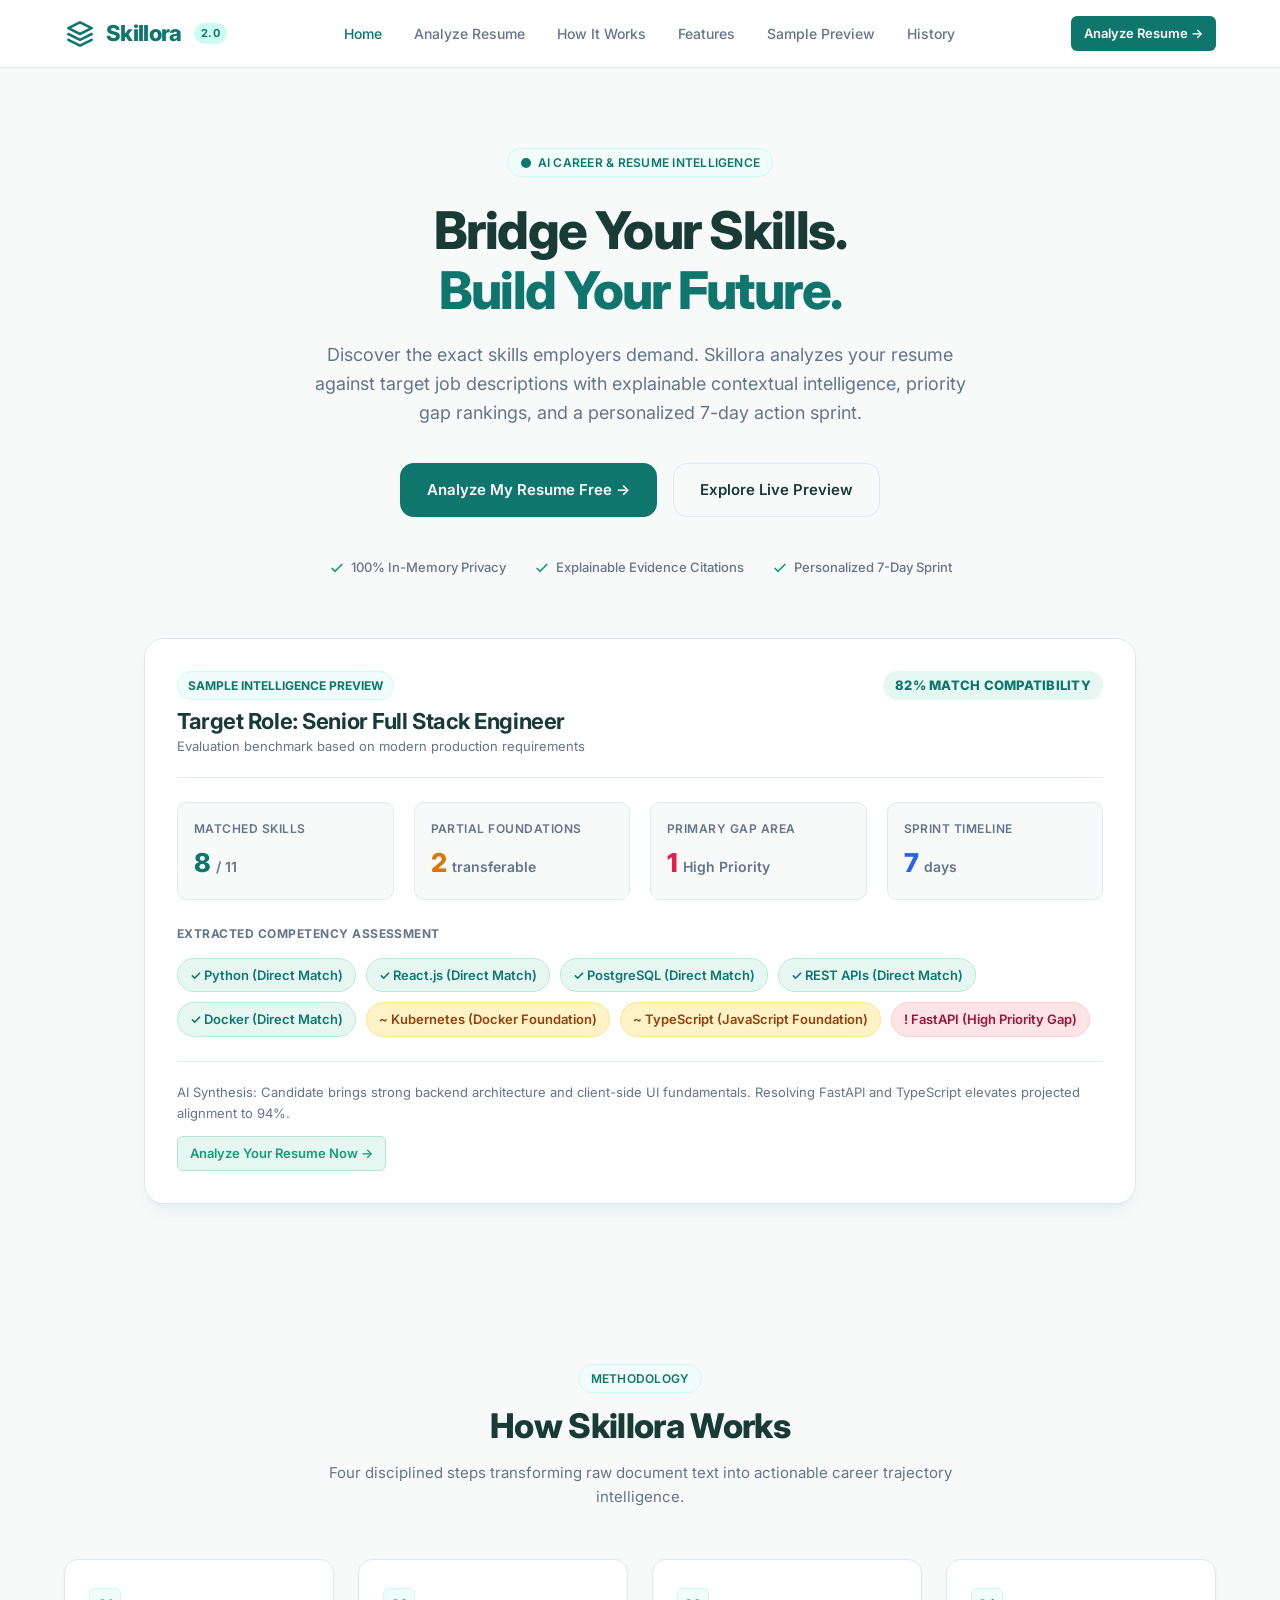
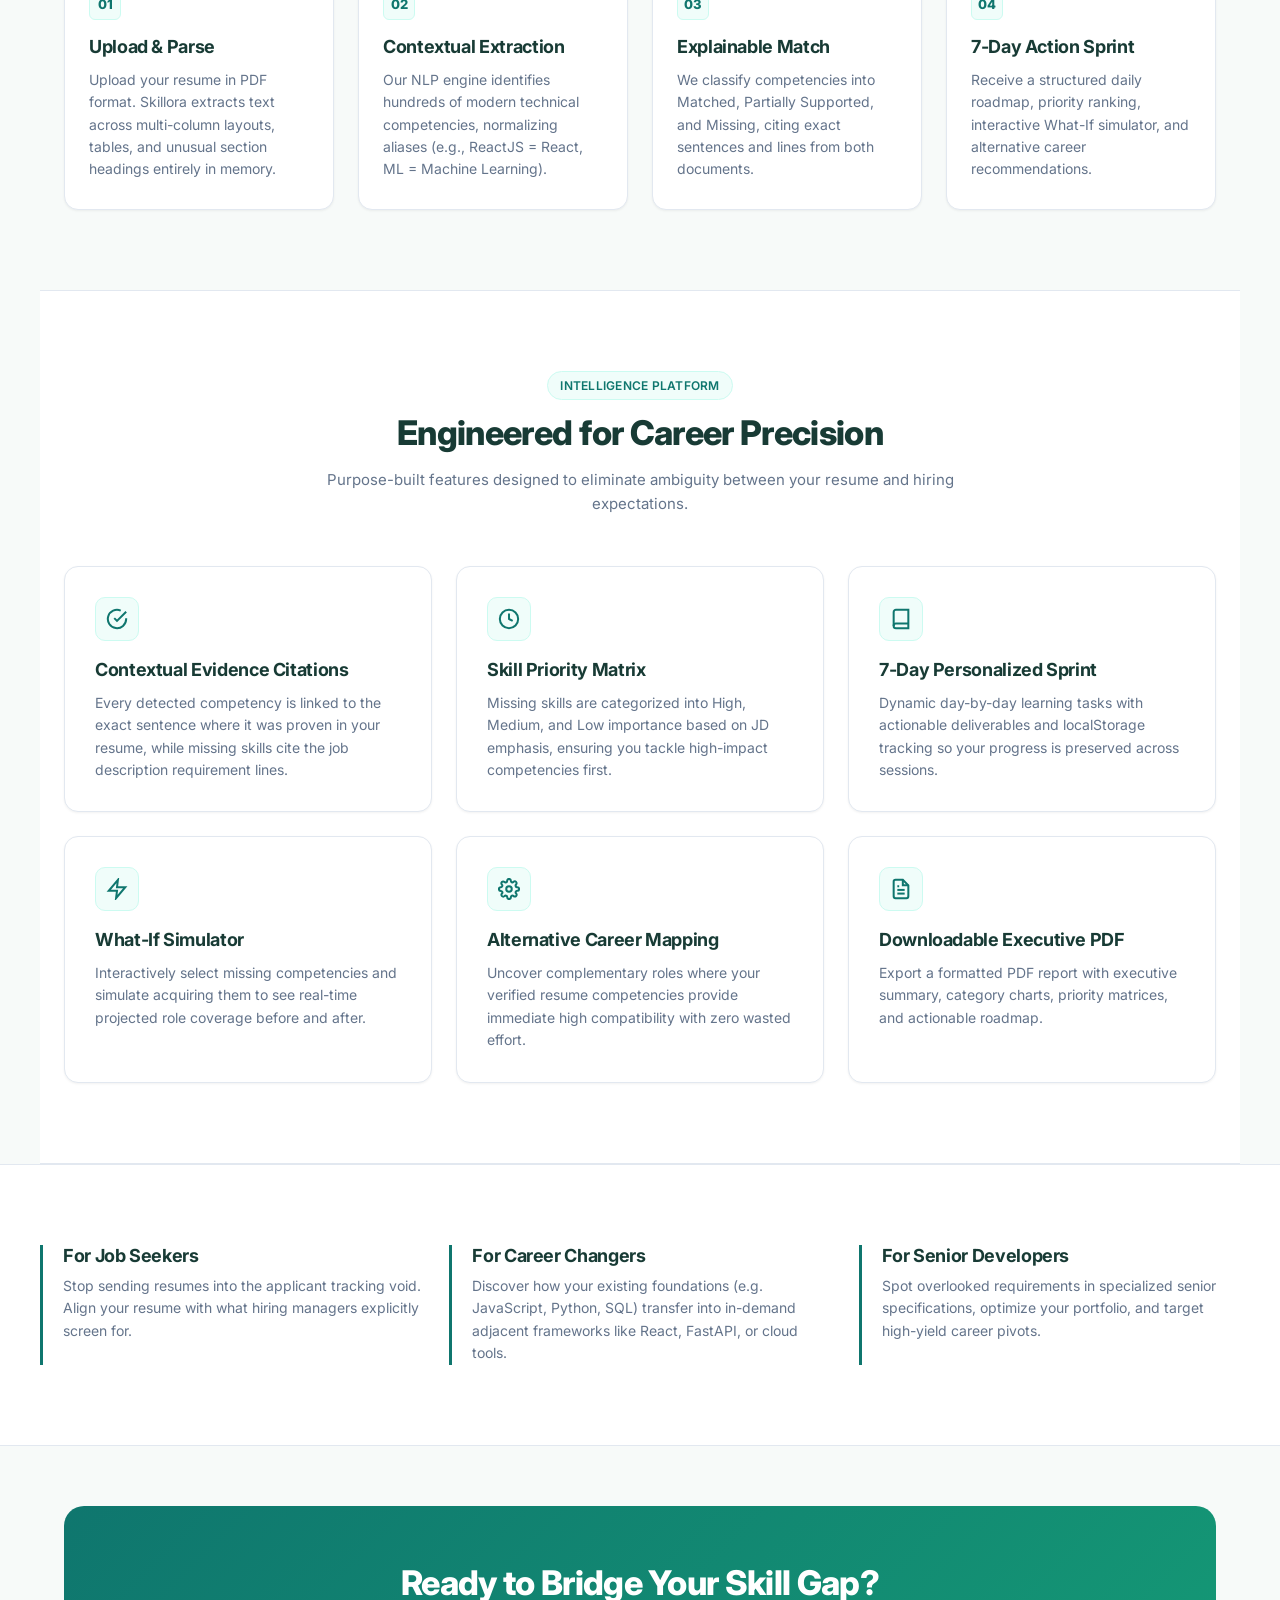
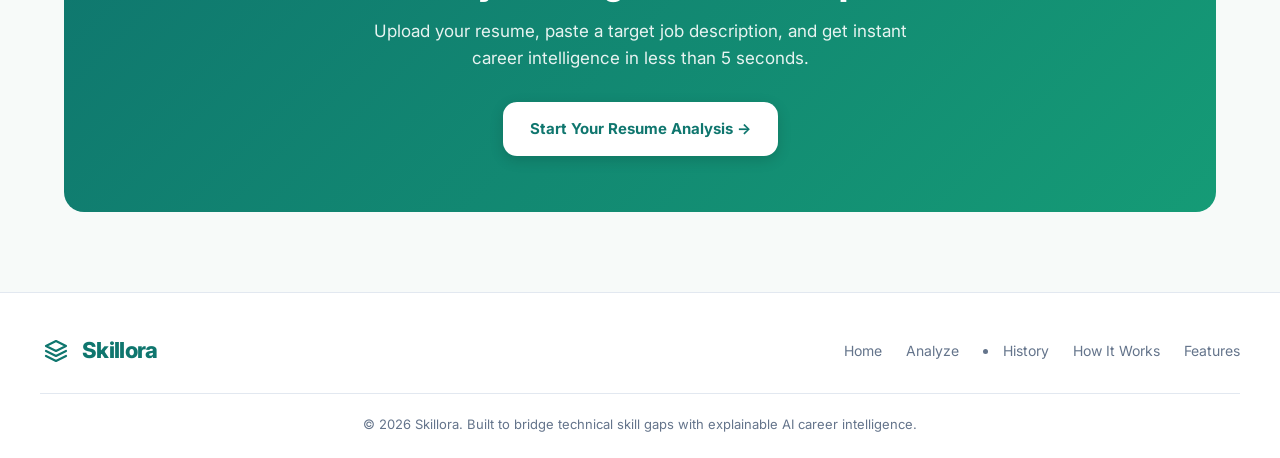
<file: frontend/index.html>
<!DOCTYPE html>
<html lang="en">
<head>
    <meta charset="UTF-8">
    <meta name="viewport" content="width=device-width, initial-scale=1.0">
    <title>Skillora | Bridge Your Skills. Build Your Future.</title>
    <meta name="description" content="AI-powered resume analysis, explainable skill gap discovery, and 7-day personalized sprint roadmaps.">
    <link rel="stylesheet" href="css/style.css">
    <link rel="icon" href="data:image/svg+xml,<svg xmlns='http://www.w3.org/2000/svg' viewBox='0 0 24 24' fill='%230F766E'><path d='M12 2L2 7l10 5 10-5-10-5zM2 17l10 5 10-5M2 12l10 5 10-5'/></svg>">
</head>
<body>

    <!-- Sticky Navigation Bar -->
    <header class="app-header">
        <nav class="navbar">
            <a href="index.html" class="brand-logo">
                <span class="brand-icon">
                    <svg width="28" height="28" viewBox="0 0 24 24" fill="none" stroke="currentColor" stroke-width="2.2" stroke-linecap="round" stroke-linejoin="round">
                        <polygon points="12 2 2 7 12 12 22 7 12 2"></polygon>
                        <polyline points="2 17 12 22 22 17"></polyline>
                        <polyline points="2 12 12 17 22 12"></polyline>
                    </svg>
                </span>
                Skillora
                <span class="brand-badge">2.0</span>
            </a>

            <ul class="nav-links">
                <li><a href="index.html" class="active">Home</a></li>
                <li><a href="pages/analyze.html">Analyze Resume</a></li>
                <li><a href="#how-it-works">How It Works</a></li>
                <li><a href="#features">Features</a></li>
                <li><a href="#preview">Sample Preview</a></li>
                <li><a href="pages/history.html">History</a></li>
            </ul>

            <div class="nav-actions">
                <a href="pages/analyze.html" class="btn btn-primary btn-sm">
                    Analyze Resume →
                </a>
            </div>
        </nav>
    </header>

    <main>
        <!-- Hero Section -->
        <section class="hero">
            <div class="hero-inner">
                <div class="hero-pill">
                    <span class="tag-pill tag-primary">
                        <svg width="12" height="12" viewBox="0 0 24 24" fill="currentColor">
                            <circle cx="12" cy="12" r="10"></circle>
                        </svg>
                        AI CAREER &amp; RESUME INTELLIGENCE
                    </span>
                </div>

                <h1>
                    Bridge Your Skills.<br>
                    <span class="highlight">Build Your Future.</span>
                </h1>

                <p class="hero-description">
                    Discover the exact skills employers demand. Skillora analyzes your resume against target job descriptions with explainable contextual intelligence, priority gap rankings, and a personalized 7-day action sprint.
                </p>

                <div class="hero-cta">
                    <a href="pages/analyze.html" class="btn btn-primary btn-lg">
                        Analyze My Resume Free →
                    </a>
                    <a href="#preview" class="btn btn-outline btn-lg">
                        Explore Live Preview
                    </a>
                </div>

                <div class="hero-trust-bar">
                    <div class="hero-trust-item">
                        <svg width="16" height="16" viewBox="0 0 24 24" fill="none" stroke="currentColor" stroke-width="2.5"><polyline points="20 6 9 17 4 12"></polyline></svg>
                        100% In-Memory Privacy
                    </div>
                    <div class="hero-trust-item">
                        <svg width="16" height="16" viewBox="0 0 24 24" fill="none" stroke="currentColor" stroke-width="2.5"><polyline points="20 6 9 17 4 12"></polyline></svg>
                        Explainable Evidence Citations
                    </div>
                    <div class="hero-trust-item">
                        <svg width="16" height="16" viewBox="0 0 24 24" fill="none" stroke="currentColor" stroke-width="2.5"><polyline points="20 6 9 17 4 12"></polyline></svg>
                        Personalized 7-Day Sprint
                    </div>
                </div>
            </div>
        </section>

        <!-- Sample Analysis Preview Section -->
        <section class="preview-showcase" id="preview">
            <div class="preview-card">
                <div class="preview-header">
                    <div>
                        <div class="preview-badge">SAMPLE INTELLIGENCE PREVIEW</div>
                        <h3 style="font-size: 22px; margin-top: 8px;">Target Role: Senior Full Stack Engineer</h3>
                        <p style="font-size: 13px; margin: 0;">Evaluation benchmark based on modern production requirements</p>
                    </div>
                    <div style="text-align: right;">
                        <span class="tag-pill" style="background: #E6F7F2; color: #0F766E; font-weight: 800; font-size: 13px;">
                            82% MATCH COMPATIBILITY
                        </span>
                    </div>
                </div>

                <div class="preview-metrics">
                    <div class="preview-stat-card">
                        <div class="label">Matched Skills</div>
                        <div class="val" style="color: #0F766E;">8 <span style="font-size: 14px; font-weight: 600; color: #64748B;">/ 11</span></div>
                    </div>
                    <div class="preview-stat-card">
                        <div class="label">Partial Foundations</div>
                        <div class="val" style="color: #D97706;">2 <span style="font-size: 14px; font-weight: 600; color: #64748B;">transferable</span></div>
                    </div>
                    <div class="preview-stat-card">
                        <div class="label">Primary Gap Area</div>
                        <div class="val" style="color: #E11D48;">1 <span style="font-size: 14px; font-weight: 600; color: #64748B;">High Priority</span></div>
                    </div>
                    <div class="preview-stat-card">
                        <div class="label">Sprint Timeline</div>
                        <div class="val" style="color: #2563EB;">7 <span style="font-size: 14px; font-weight: 600; color: #64748B;">days</span></div>
                    </div>
                </div>

                <div>
                    <div style="font-size: 12px; font-weight: 700; color: #64748B; text-transform: uppercase; letter-spacing: 0.04em;">
                        Extracted Competency Assessment
                    </div>
                    <div class="preview-tags-row">
                        <span class="skill-chip chip-matched">✓ Python (Direct Match)</span>
                        <span class="skill-chip chip-matched">✓ React.js (Direct Match)</span>
                        <span class="skill-chip chip-matched">✓ PostgreSQL (Direct Match)</span>
                        <span class="skill-chip chip-matched">✓ REST APIs (Direct Match)</span>
                        <span class="skill-chip chip-matched">✓ Docker (Direct Match)</span>
                        <span class="skill-chip chip-partial">~ Kubernetes (Docker Foundation)</span>
                        <span class="skill-chip chip-partial">~ TypeScript (JavaScript Foundation)</span>
                        <span class="skill-chip chip-missing">! FastAPI (High Priority Gap)</span>
                    </div>
                </div>

                <div style="margin-top: 24px; padding-top: 20px; border-top: 1px solid #E2E8F0; display: flex; justify-content: space-between; align-items: center; flex-wrap: wrap; gap: 12px;">
                    <p style="font-size: 13px; margin: 0; color: #64748B;">
                        AI Synthesis: Candidate brings strong backend architecture and client-side UI fundamentals. Resolving FastAPI and TypeScript elevates projected alignment to 94%.
                    </p>
                    <a href="pages/analyze.html" class="btn btn-secondary btn-sm">
                        Analyze Your Resume Now →
                    </a>
                </div>
            </div>
        </section>

        <!-- How It Works Section -->
        <section class="section-wrapper" id="how-it-works">
            <div class="section-head">
                <span class="tag-pill tag-primary">METHODOLOGY</span>
                <h2>How Skillora Works</h2>
                <p>Four disciplined steps transforming raw document text into actionable career trajectory intelligence.</p>
            </div>

            <div class="steps-grid">
                <div class="step-box">
                    <div class="step-number">01</div>
                    <h3>Upload &amp; Parse</h3>
                    <p>Upload your resume in PDF format. Skillora extracts text across multi-column layouts, tables, and unusual section headings entirely in memory.</p>
                </div>

                <div class="step-box">
                    <div class="step-number">02</div>
                    <h3>Contextual Extraction</h3>
                    <p>Our NLP engine identifies hundreds of modern technical competencies, normalizing aliases (e.g., ReactJS = React, ML = Machine Learning).</p>
                </div>

                <div class="step-box">
                    <div class="step-number">03</div>
                    <h3>Explainable Match</h3>
                    <p>We classify competencies into Matched, Partially Supported, and Missing, citing exact sentences and lines from both documents.</p>
                </div>

                <div class="step-box">
                    <div class="step-number">04</div>
                    <h3>7-Day Action Sprint</h3>
                    <p>Receive a structured daily roadmap, priority ranking, interactive What-If simulator, and alternative career recommendations.</p>
                </div>
            </div>
        </section>

        <!-- Features Section -->
        <section class="section-wrapper" id="features" style="background-color: #FFFFFF; border-top: 1px solid var(--border); border-bottom: 1px solid var(--border);">
            <div class="section-head">
                <span class="tag-pill tag-primary">INTELLIGENCE PLATFORM</span>
                <h2>Engineered for Career Precision</h2>
                <p>Purpose-built features designed to eliminate ambiguity between your resume and hiring expectations.</p>
            </div>

            <div class="features-grid">
                <div class="feature-card">
                    <div class="feature-icon-box">
                        <svg width="22" height="22" viewBox="0 0 24 24" fill="none" stroke="currentColor" stroke-width="2.2"><path d="M22 11.08V12a10 10 0 1 1-5.93-9.14"></path><polyline points="22 4 12 14.01 9 11.01"></polyline></svg>
                    </div>
                    <h3>Contextual Evidence Citations</h3>
                    <p>Every detected competency is linked to the exact sentence where it was proven in your resume, while missing skills cite the job description requirement lines.</p>
                </div>

                <div class="feature-card">
                    <div class="feature-icon-box">
                        <svg width="22" height="22" viewBox="0 0 24 24" fill="none" stroke="currentColor" stroke-width="2.2"><circle cx="12" cy="12" r="10"></circle><polyline points="12 6 12 12 16 14"></polyline></svg>
                    </div>
                    <h3>Skill Priority Matrix</h3>
                    <p>Missing skills are categorized into High, Medium, and Low importance based on JD emphasis, ensuring you tackle high-impact competencies first.</p>
                </div>

                <div class="feature-card">
                    <div class="feature-icon-box">
                        <svg width="22" height="22" viewBox="0 0 24 24" fill="none" stroke="currentColor" stroke-width="2.2"><path d="M4 19.5A2.5 2.5 0 0 1 6.5 17H20"></path><path d="M6.5 2H20v20H6.5A2.5 2.5 0 0 1 4 19.5v-15A2.5 2.5 0 0 1 6.5 2z"></path></svg>
                    </div>
                    <h3>7-Day Personalized Sprint</h3>
                    <p>Dynamic day-by-day learning tasks with actionable deliverables and localStorage tracking so your progress is preserved across sessions.</p>
                </div>

                <div class="feature-card">
                    <div class="feature-icon-box">
                        <svg width="22" height="22" viewBox="0 0 24 24" fill="none" stroke="currentColor" stroke-width="2.2"><polygon points="13 2 3 14 12 14 11 22 21 10 12 10 13 2"></polygon></svg>
                    </div>
                    <h3>What-If Simulator</h3>
                    <p>Interactively select missing competencies and simulate acquiring them to see real-time projected role coverage before and after.</p>
                </div>

                <div class="feature-card">
                    <div class="feature-icon-box">
                        <svg width="22" height="22" viewBox="0 0 24 24" fill="none" stroke="currentColor" stroke-width="2.2"><circle cx="12" cy="12" r="3"></circle><path d="M19.4 15a1.65 1.65 0 0 0 .33 1.82l.06.06a2 2 0 0 1 0 2.83 2 2 0 0 1-2.83 0l-.06-.06a1.65 1.65 0 0 0-1.82-.33 1.65 1.65 0 0 0-1 1.51V21a2 2 0 0 1-2 2 2 2 0 0 1-2-2v-.09A1.65 1.65 0 0 0 9 19.4a1.65 1.65 0 0 0-1.82.33l-.06.06a2 2 0 0 1-2.83 0 2 2 0 0 1 0-2.83l.06-.06a1.65 1.65 0 0 0 .33-1.82 1.65 1.65 0 0 0-1.51-1H3a2 2 0 0 1-2-2 2 2 0 0 1 2-2h.09A1.65 1.65 0 0 0 4.6 9a1.65 1.65 0 0 0-.33-1.82l-.06-.06a2 2 0 0 1 0-2.83 2 2 0 0 1 2.83 0l.06.06a1.65 1.65 0 0 0 1.82.33H9a1.65 1.65 0 0 0 1-1.51V3a2 2 0 0 1 2-2 2 2 0 0 1 2 2v.09a1.65 1.65 0 0 0 1 1.51 1.65 1.65 0 0 0 1.82-.33l.06-.06a2 2 0 0 1 2.83 0 2 2 0 0 1 0 2.83l-.06.06a1.65 1.65 0 0 0-.33 1.82V9a1.65 1.65 0 0 0 1.51 1H21a2 2 0 0 1 2 2 2 2 0 0 1-2 2h-.09a1.65 1.65 0 0 0-1.51 1z"></path></svg>
                    </div>
                    <h3>Alternative Career Mapping</h3>
                    <p>Uncover complementary roles where your verified resume competencies provide immediate high compatibility with zero wasted effort.</p>
                </div>

                <div class="feature-card">
                    <div class="feature-icon-box">
                        <svg width="22" height="22" viewBox="0 0 24 24" fill="none" stroke="currentColor" stroke-width="2.2"><path d="M14 2H6a2 2 0 0 0-2 2v16a2 2 0 0 0 2 2h12a2 2 0 0 0 2-2V8z"></path><polyline points="14 2 14 8 20 8"></polyline><line x1="16" y1="13" x2="8" y2="13"></line><line x1="16" y1="17" x2="8" y2="17"></line><polyline points="10 9 9 9 8 9"></polyline></svg>
                    </div>
                    <h3>Downloadable Executive PDF</h3>
                    <p>Export a formatted PDF report with executive summary, category charts, priority matrices, and actionable roadmap.</p>
                </div>
            </div>
        </section>

        <!-- Benefits Section -->
        <section class="benefits-section">
            <div class="benefits-grid">
                <div class="benefit-item">
                    <h4>For Job Seekers</h4>
                    <p>Stop sending resumes into the applicant tracking void. Align your resume with what hiring managers explicitly screen for.</p>
                </div>
                <div class="benefit-item">
                    <h4>For Career Changers</h4>
                    <p>Discover how your existing foundations (e.g. JavaScript, Python, SQL) transfer into in-demand adjacent frameworks like React, FastAPI, or cloud tools.</p>
                </div>
                <div class="benefit-item">
                    <h4>For Senior Developers</h4>
                    <p>Spot overlooked requirements in specialized senior specifications, optimize your portfolio, and target high-yield career pivots.</p>
                </div>
            </div>
        </section>

        <!-- CTA Banner -->
        <section class="cta-banner">
            <div class="cta-banner-inner">
                <h2>Ready to Bridge Your Skill Gap?</h2>
                <p>Upload your resume, paste a target job description, and get instant career intelligence in less than 5 seconds.</p>
                <a href="pages/analyze.html" class="btn btn-white btn-lg">
                    Start Your Resume Analysis →
                </a>
            </div>
        </section>
    </main>

    <!-- Footer -->
    <footer class="app-footer">
        <div class="footer-inner">
            <div class="brand-logo">
                <span class="brand-icon">
                    <svg width="24" height="24" viewBox="0 0 24 24" fill="none" stroke="currentColor" stroke-width="2.2" stroke-linecap="round" stroke-linejoin="round">
                        <polygon points="12 2 2 7 12 12 22 7 12 2"></polygon>
                        <polyline points="2 17 12 22 22 17"></polyline>
                        <polyline points="2 12 12 17 22 12"></polyline>
                    </svg>
                </span>
                Skillora
            </div>

            <div style="font-size: 14px; color: var(--text-muted); display: flex; gap: 24px;">
                <a href="index.html">Home</a>
                <a href="pages/analyze.html">Analyze</a>
                <li><a href="pages/history.html">History</a></li>
                <a href="#how-it-works">How It Works</a>
                <a href="#features">Features</a>
            </div>
        </div>
        <p class="footer-copy">
            © 2026 Skillora. Built to bridge technical skill gaps with explainable AI career intelligence.
        </p>
    </footer>

</body>
</html>
</file>
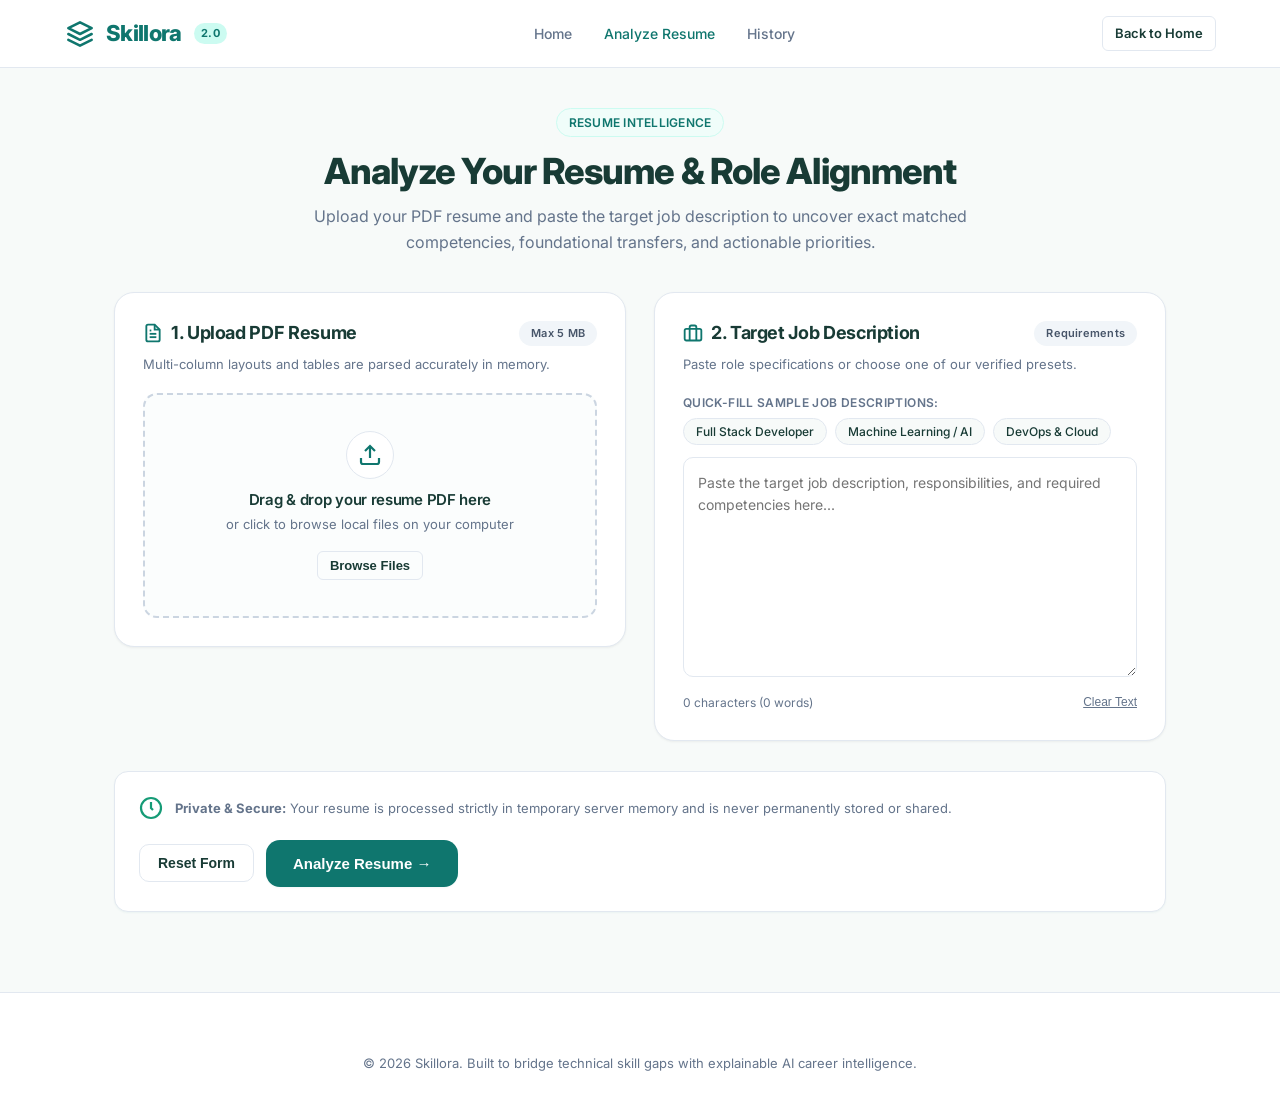
<file: frontend/pages/analyze.html>
<!DOCTYPE html>
<html lang="en">
<head>
    <meta charset="UTF-8">
    <meta name="viewport" content="width=device-width, initial-scale=1.0">
    <title>Analyze Resume | Skillora</title>
    <meta name="description" content="Upload your resume PDF and enter a target job description for explainable skill gap intelligence.">
    <link rel="stylesheet" href="../css/style.css">
    <link rel="stylesheet" href="../css/analyze.css">
    <link rel="icon" href="data:image/svg+xml,<svg xmlns='http://www.w3.org/2000/svg' viewBox='0 0 24 24' fill='%230F766E'><path d='M12 2L2 7l10 5 10-5-10-5zM2 17l10 5 10-5M2 12l10 5 10-5'/></svg>">
</head>
<body>

    <!-- Header Navigation -->
    <header class="app-header">
        <nav class="navbar">
            <a href="../index.html" class="brand-logo">
                <span class="brand-icon">
                    <svg width="28" height="28" viewBox="0 0 24 24" fill="none" stroke="currentColor" stroke-width="2.2" stroke-linecap="round" stroke-linejoin="round">
                        <polygon points="12 2 2 7 12 12 22 7 12 2"></polygon>
                        <polyline points="2 17 12 22 22 17"></polyline>
                        <polyline points="2 12 12 17 22 12"></polyline>
                    </svg>
                </span>
                Skillora
                <span class="brand-badge">2.0</span>
            </a>

            <ul class="nav-links">
                <li><a href="../index.html">Home</a></li>
                <li><a href="analyze.html" class="active">Analyze Resume</a></li>
                <li><a href="history.html">History</a></li>
            </ul>

            <div class="nav-actions">
                <a href="../index.html" class="btn btn-outline btn-sm">
                    Back to Home
                </a>
            </div>
        </nav>
    </header>

    <main class="analyze-page">
        <!-- Page Header -->
        <div class="page-header">
            <span class="tag-pill tag-primary">RESUME INTELLIGENCE</span>
            <h1>Analyze Your Resume &amp; Role Alignment</h1>
            <p>Upload your PDF resume and paste the target job description to uncover exact matched competencies, foundational transfers, and actionable priorities.</p>
        </div>

        <!-- Alert / Error Banner -->
        <div id="alert-banner" class="alert-banner" role="alert">
            <svg width="20" height="20" viewBox="0 0 24 24" fill="none" stroke="currentColor" stroke-width="2.2">
                <circle cx="12" cy="12" r="10"></circle>
                <line x1="12" y1="8" x2="12" y2="12"></line>
                <line x1="12" y1="16" x2="12.01" y2="16"></line>
            </svg>
            <div id="alert-message">Error notification details.</div>
            <button type="button" id="alert-close" class="alert-close" aria-label="Dismiss alert">&times;</button>
        </div>

        <!-- Analyzer Two-Column Grid -->
        <div class="analyzer-grid">
            <!-- Left Card: Resume Upload -->
            <div class="analyzer-card">
                <div class="card-title-row">
                    <h2>
                        <svg width="20" height="20" viewBox="0 0 24 24" fill="none" stroke="currentColor" stroke-width="2.2"><path d="M14 2H6a2 2 0 0 0-2 2v16a2 2 0 0 0 2 2h12a2 2 0 0 0 2-2V8z"></path><polyline points="14 2 14 8 20 8"></polyline><line x1="16" y1="13" x2="8" y2="13"></line><line x1="16" y1="17" x2="8" y2="17"></line><polyline points="10 9 9 9 8 9"></polyline></svg>
                        1. Upload PDF Resume
                    </h2>
                    <span class="tag-pill" style="font-size: 11px; background: #F1F5F9; color: #475569;">Max 5 MB</span>
                </div>
                <p class="card-subtitle">Multi-column layouts and tables are parsed accurately in memory.</p>

                <!-- Hidden file input -->
                <input type="file" id="resume-input" accept=".pdf,application/pdf" style="display: none;">

                <!-- Dropzone -->
                <div id="dropzone" class="dropzone">
                    <div class="dropzone-icon">
                        <svg width="24" height="24" viewBox="0 0 24 24" fill="none" stroke="currentColor" stroke-width="2.2">
                            <path d="M21 15v4a2 2 0 0 1-2 2H5a2 2 0 0 1-2-2v-4"></path>
                            <polyline points="17 8 12 3 7 8"></polyline>
                            <line x1="12" y1="3" x2="12" y2="15"></line>
                        </svg>
                    </div>
                    <h3>Drag &amp; drop your resume PDF here</h3>
                    <p>or click to browse local files on your computer</p>
                    <button type="button" class="btn btn-outline btn-sm">
                        Browse Files
                    </button>
                </div>

                <!-- Selected File Preview Box -->
                <div id="file-selected-box" class="file-selected-box">
                    <div class="file-meta-group">
                        <div class="file-badge-icon">
                            <svg width="20" height="20" viewBox="0 0 24 24" fill="none" stroke="currentColor" stroke-width="2.2">
                                <path d="M14 2H6a2 2 0 0 0-2 2v16a2 2 0 0 0 2 2h12a2 2 0 0 0 2-2V8z"></path>
                                <polyline points="14 2 14 8 20 8"></polyline>
                            </svg>
                        </div>
                        <div>
                            <div id="file-name-display" class="file-name-text">resume.pdf</div>
                            <div id="file-size-display" class="file-size-text">0.0 MB</div>
                        </div>
                    </div>
                    <button type="button" id="btn-remove-file" class="btn-remove-file">
                        <svg width="14" height="14" viewBox="0 0 24 24" fill="none" stroke="currentColor" stroke-width="2.2"><line x1="18" y1="6" x2="6" y2="18"></line><line x1="6" y1="6" x2="18" y2="18"></line></svg>
                        Remove
                    </button>
                </div>
            </div>

            <!-- Right Card: Job Description -->
            <div class="analyzer-card">
                <div class="card-title-row">
                    <h2>
                        <svg width="20" height="20" viewBox="0 0 24 24" fill="none" stroke="currentColor" stroke-width="2.2"><rect x="2" y="7" width="20" height="14" rx="2" ry="2"></rect><path d="M16 21V5a2 2 0 0 0-2-2h-4a2 2 0 0 0-2 2v16"></path></svg>
                        2. Target Job Description
                    </h2>
                    <span class="tag-pill" style="font-size: 11px; background: #F1F5F9; color: #475569;">Requirements</span>
                </div>
                <p class="card-subtitle">Paste role specifications or choose one of our verified presets.</p>

                <!-- Example Presets -->
                <div class="example-jd-container">
                    <span class="example-jd-label">Quick-fill sample job descriptions:</span>
                    <div class="example-jd-chips">
                        <button type="button" class="chip-btn" data-preset="fullstack">Full Stack Developer</button>
                        <button type="button" class="chip-btn" data-preset="ml">Machine Learning / AI</button>
                        <button type="button" class="chip-btn" data-preset="devops">DevOps &amp; Cloud</button>
                    </div>
                </div>

                <div class="jd-textarea-wrapper">
                    <textarea
                        id="job-description"
                        class="jd-textarea"
                        placeholder="Paste the target job description, responsibilities, and required competencies here..."
                    ></textarea>
                </div>

                <div class="jd-footer-row">
                    <span id="jd-char-count">0 characters (0 words)</span>
                    <button type="button" id="btn-clear-jd" class="btn-clear-jd">Clear Text</button>
                </div>
            </div>
        </div>

        <!-- Action Bar -->
        <div class="action-card">
            <div class="action-info">
                <svg width="24" height="24" viewBox="0 0 24 24" fill="none" stroke="currentColor" stroke-width="2.2">
                    <circle cx="12" cy="12" r="10"></circle>
                    <polyline points="12 6 12 12 14 14"></polyline>
                </svg>
                <p>
                    <strong>Private &amp; Secure:</strong> Your resume is processed strictly in temporary server memory and is never permanently stored or shared.
                </p>
            </div>

            <div class="action-buttons">
                <button type="button" id="btn-reset" class="btn btn-outline">
                    Reset Form
                </button>
                <button type="button" id="btn-analyze" class="btn btn-primary btn-lg">
                    Analyze Resume →
                </button>
            </div>
        </div>
    </main>

    <!-- Multi-Stage Loading Overlay -->
    <div id="loading-overlay" class="loading-overlay" role="dialog" aria-modal="true">
        <div class="loading-card">
            <div class="spinner"></div>
            <h3>Skillora AI Intelligence</h3>
            <p>Analyzing technical competencies and formulating your career roadmap...</p>

            <div class="loading-steps-list">
                <div class="loading-step-item active" id="load-step-1">
                    <span class="step-bullet">1</span>
                    <span>Validating &amp; parsing PDF document</span>
                </div>
                <div class="loading-step-item" id="load-step-2">
                    <span class="step-bullet">2</span>
                    <span>Extracting &amp; normalizing skill aliases</span>
                </div>
                <div class="loading-step-item" id="load-step-3">
                    <span class="step-bullet">3</span>
                    <span>Evaluating contextual match against JD</span>
                </div>
                <div class="loading-step-item" id="load-step-4">
                    <span class="step-bullet">4</span>
                    <span>Synthesizing 7-day sprint &amp; career roadmap</span>
                </div>
            </div>
        </div>
    </div>

    <!-- Footer -->
    <footer class="app-footer">
        <p class="footer-copy">
            © 2026 Skillora. Built to bridge technical skill gaps with explainable AI career intelligence.
        </p>
    </footer>

    <script src="../js/analyze.js"></script>
</body>
</html>
</file>
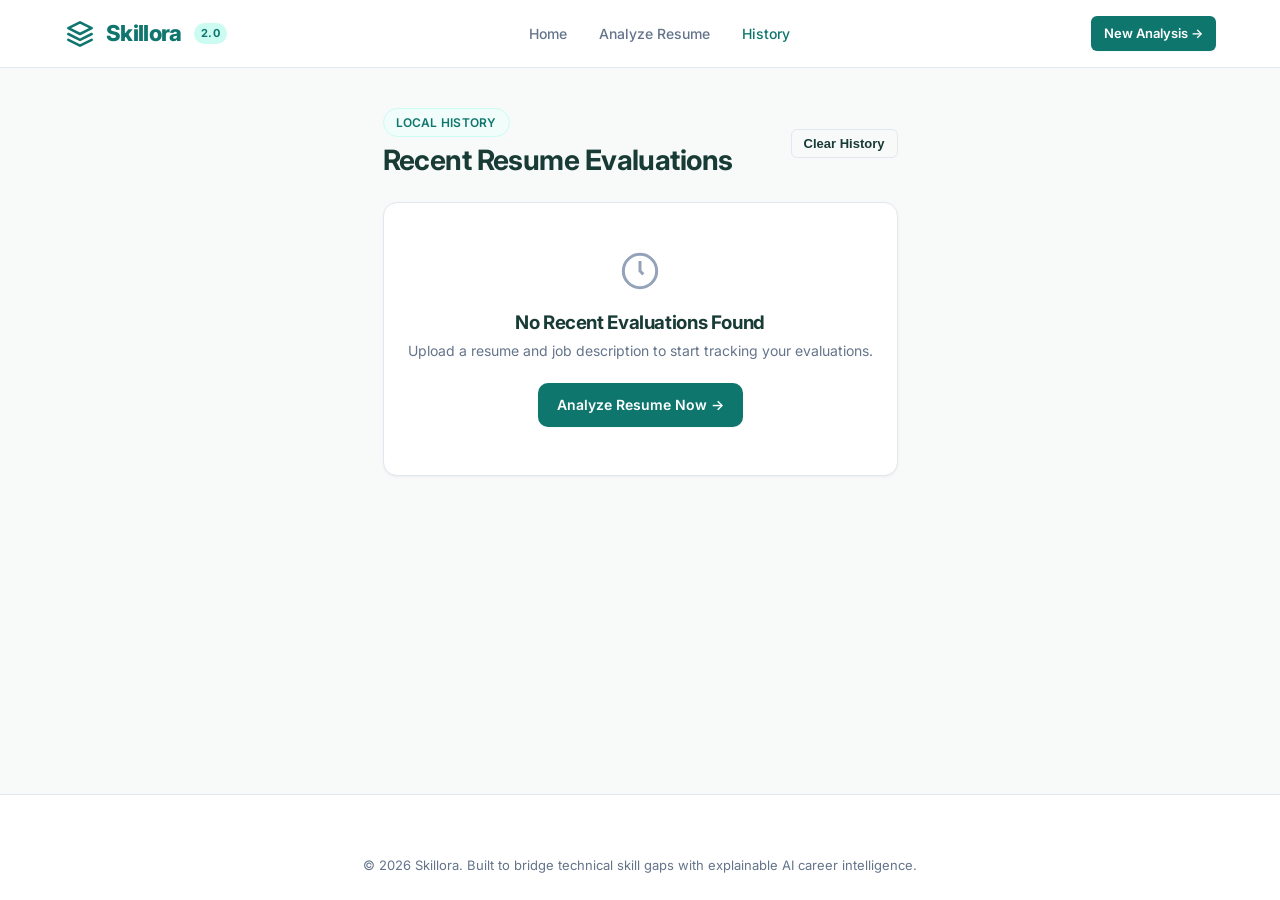
<file: frontend/pages/history.html>
<!DOCTYPE html>
<html lang="en">
<head>
    <meta charset="UTF-8">
    <meta name="viewport" content="width=device-width, initial-scale=1.0">
    <title>Analysis History | Skillora</title>
    <meta name="description" content="View your past resume analysis evaluations and track competency progress.">
    <link rel="stylesheet" href="../css/style.css">
    <link rel="icon" href="data:image/svg+xml,<svg xmlns='http://www.w3.org/2000/svg' viewBox='0 0 24 24' fill='%230F766E'><path d='M12 2L2 7l10 5 10-5-10-5zM2 17l10 5 10-5M2 12l10 5 10-5'/></svg>">
</head>
<body>

    <header class="app-header">
        <nav class="navbar">
            <a href="../index.html" class="brand-logo">
                <span class="brand-icon">
                    <svg width="28" height="28" viewBox="0 0 24 24" fill="none" stroke="currentColor" stroke-width="2.2" stroke-linecap="round" stroke-linejoin="round">
                        <polygon points="12 2 2 7 12 12 22 7 12 2"></polygon>
                        <polyline points="2 17 12 22 22 17"></polyline>
                        <polyline points="2 12 12 17 22 12"></polyline>
                    </svg>
                </span>
                Skillora
                <span class="brand-badge">2.0</span>
            </a>

            <ul class="nav-links">
                <li><a href="../index.html">Home</a></li>
                <li><a href="analyze.html">Analyze Resume</a></li>
                <li><a href="history.html" class="active">History</a></li>
            </ul>

            <div class="nav-actions">
                <a href="analyze.html" class="btn btn-primary btn-sm">
                    New Analysis →
                </a>
            </div>
        </nav>
    </header>

    <main style="max-width: 900px; margin: 40px auto 80px; padding: 0 24px;">
        <div style="display: flex; justify-content: space-between; align-items: center; margin-bottom: 24px; flex-wrap: wrap; gap: 14px;">
            <div>
                <span class="tag-pill tag-primary">LOCAL HISTORY</span>
                <h1 style="font-size: 28px; margin-top: 6px;">Recent Resume Evaluations</h1>
            </div>
            <button type="button" id="btn-clear-history" class="btn btn-outline btn-sm">
                Clear History
            </button>
        </div>

        <div id="history-list" style="display: flex; flex-direction: column; gap: 14px;">
            <!-- Rendered by JS -->
        </div>
    </main>

    <footer class="app-footer">
        <p class="footer-copy">
            © 2026 Skillora. Built to bridge technical skill gaps with explainable AI career intelligence.
        </p>
    </footer>

    <script>
        document.addEventListener("DOMContentLoaded", () => {
            const list = document.getElementById("history-list");
            const btnClear = document.getElementById("btn-clear-history");
            let history = [];

            try {
                history = JSON.parse(localStorage.getItem("skilloraHistory") || "[]");
            } catch {
                history = [];
            }

            function render() {
                if (!history.length) {
                    list.innerHTML = `
                        <div class="card" style="text-align: center; padding: 48px 24px; color: var(--text-muted);">
                            <svg width="40" height="40" viewBox="0 0 24 24" fill="none" stroke="currentColor" stroke-width="1.8" style="margin-bottom: 12px; color: var(--text-subtle);"><circle cx="12" cy="12" r="10"></circle><polyline points="12 6 12 12 14 14"></polyline></svg>
                            <h3 style="margin-bottom: 6px;">No Recent Evaluations Found</h3>
                            <p style="font-size: 14px; margin-bottom: 20px;">Upload a resume and job description to start tracking your evaluations.</p>
                            <a href="analyze.html" class="btn btn-primary">Analyze Resume Now →</a>
                        </div>
                    `;
                    return;
                }

                list.innerHTML = history.map(item => {
                    const dateStr = new Date(item.timestamp).toLocaleDateString(undefined, {
                        month: "short", day: "numeric", year: "numeric", hour: "2-digit", minute: "2-digit"
                    });
                    const score = Math.round(item.match_percentage || 0);

                    return `
                        <div class="card" style="display: flex; justify-content: space-between; align-items: center; gap: 16px; flex-wrap: wrap;">
                            <div style="display: flex; align-items: center; gap: 14px;">
                                <div style="width: 44px; height: 44px; border-radius: var(--radius-md); background: var(--primary-light); color: var(--primary); display: flex; align-items: center; justify-content: center; font-weight: 800; font-size: 16px;">
                                    ${score}%
                                </div>
                                <div>
                                    <div style="font-size: 16px; font-weight: 700; color: var(--text-main);">${item.filename || "Resume.pdf"}</div>
                                    <div style="font-size: 12px; color: var(--text-muted);">${dateStr} • ${item.matched_count || 0} matched, ${item.missing_count || 0} missing</div>
                                </div>
                            </div>
                            <div style="display: flex; gap: 10px;">
                                <a href="analyze.html" class="btn btn-outline btn-sm">Re-Analyze</a>
                                <a href="results.html" class="btn btn-secondary btn-sm">View Last Results</a>
                            </div>
                        </div>
                    `;
                }).join("");
            }

            btnClear.addEventListener("click", () => {
                if (confirm("Are you sure you want to clear your local evaluation history?")) {
                    localStorage.removeItem("skilloraHistory");
                    history = [];
                    render();
                }
            });

            render();
        });
    </script>
</body>
</html>
</file>
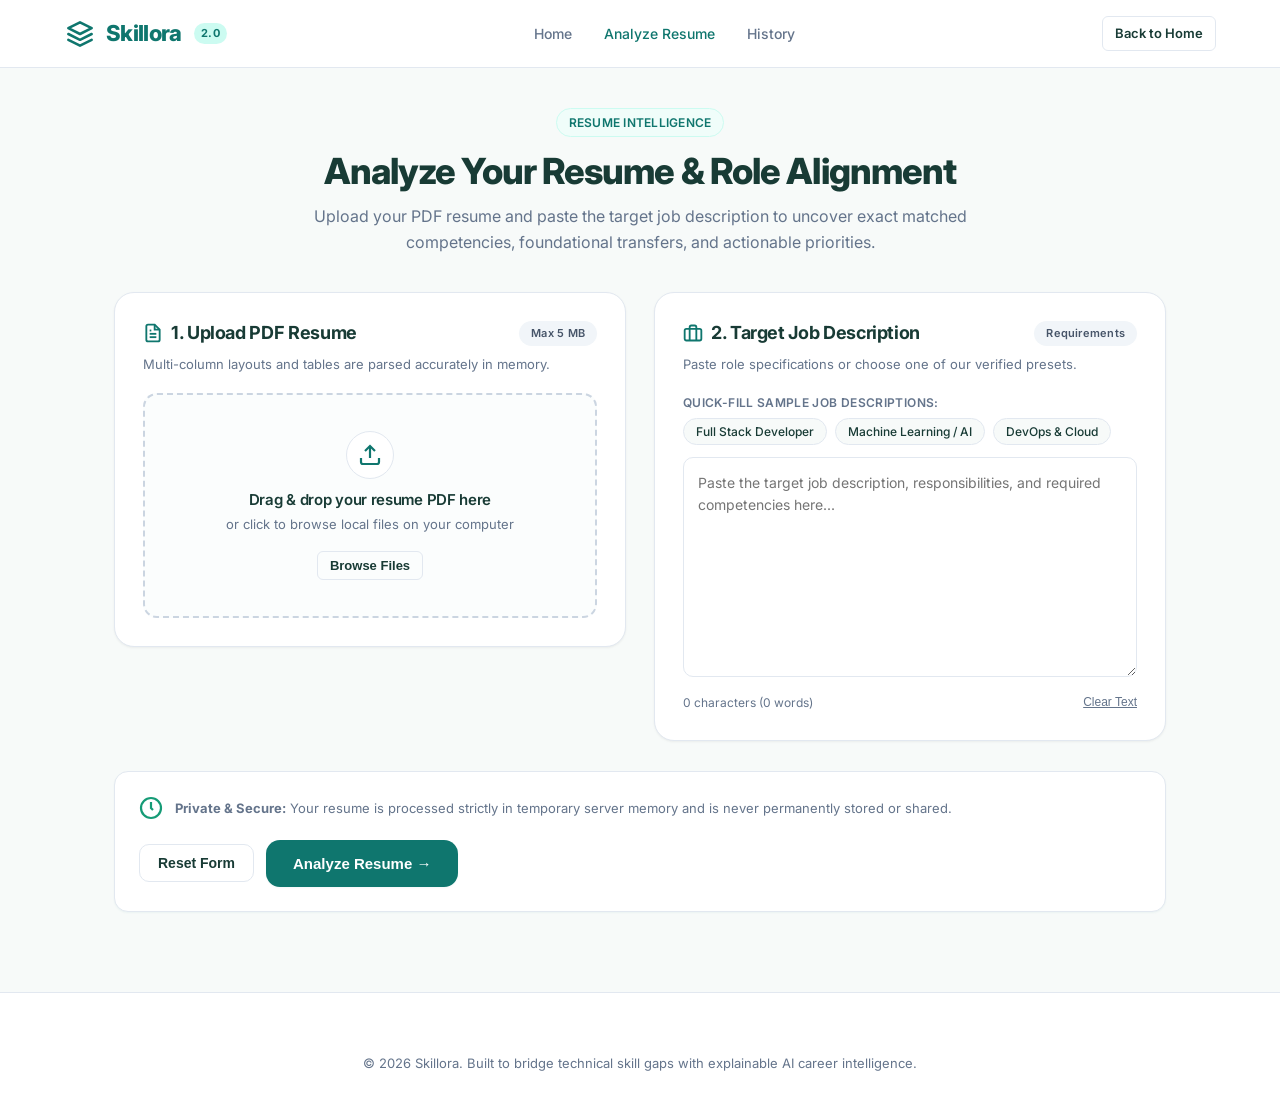
<file: frontend/pages/learning-plan.html>
<!DOCTYPE html>
<html lang="en">
<head>
    <meta charset="UTF-8">
    <meta name="viewport" content="width=device-width, initial-scale=1.0">
    <title>7-Day Learning Sprint | Skillora</title>
    <meta http-equiv="refresh" content="0; url=results.html#roadmap">
    <link rel="stylesheet" href="../css/style.css">
    <link rel="icon" href="data:image/svg+xml,<svg xmlns='http://www.w3.org/2000/svg' viewBox='0 0 24 24' fill='%230F766E'><path d='M12 2L2 7l10 5 10-5-10-5zM2 17l10 5 10-5M2 12l10 5 10-5'/></svg>">
</head>
<body style="display: flex; align-items: center; justify-content: center; min-height: 100vh; text-align: center; padding: 20px;">
    <div class="card" style="max-width: 440px; padding: 32px;">
        <h2 style="margin-bottom: 12px; color: var(--primary);">Skillora 7-Day Sprint</h2>
        <p style="margin-bottom: 20px;">Redirecting you to your active personalized sprint roadmap...</p>
        <a href="results.html#roadmap" class="btn btn-primary">Go to 7-Day Sprint →</a>
    </div>
</body>
</html>
</file>
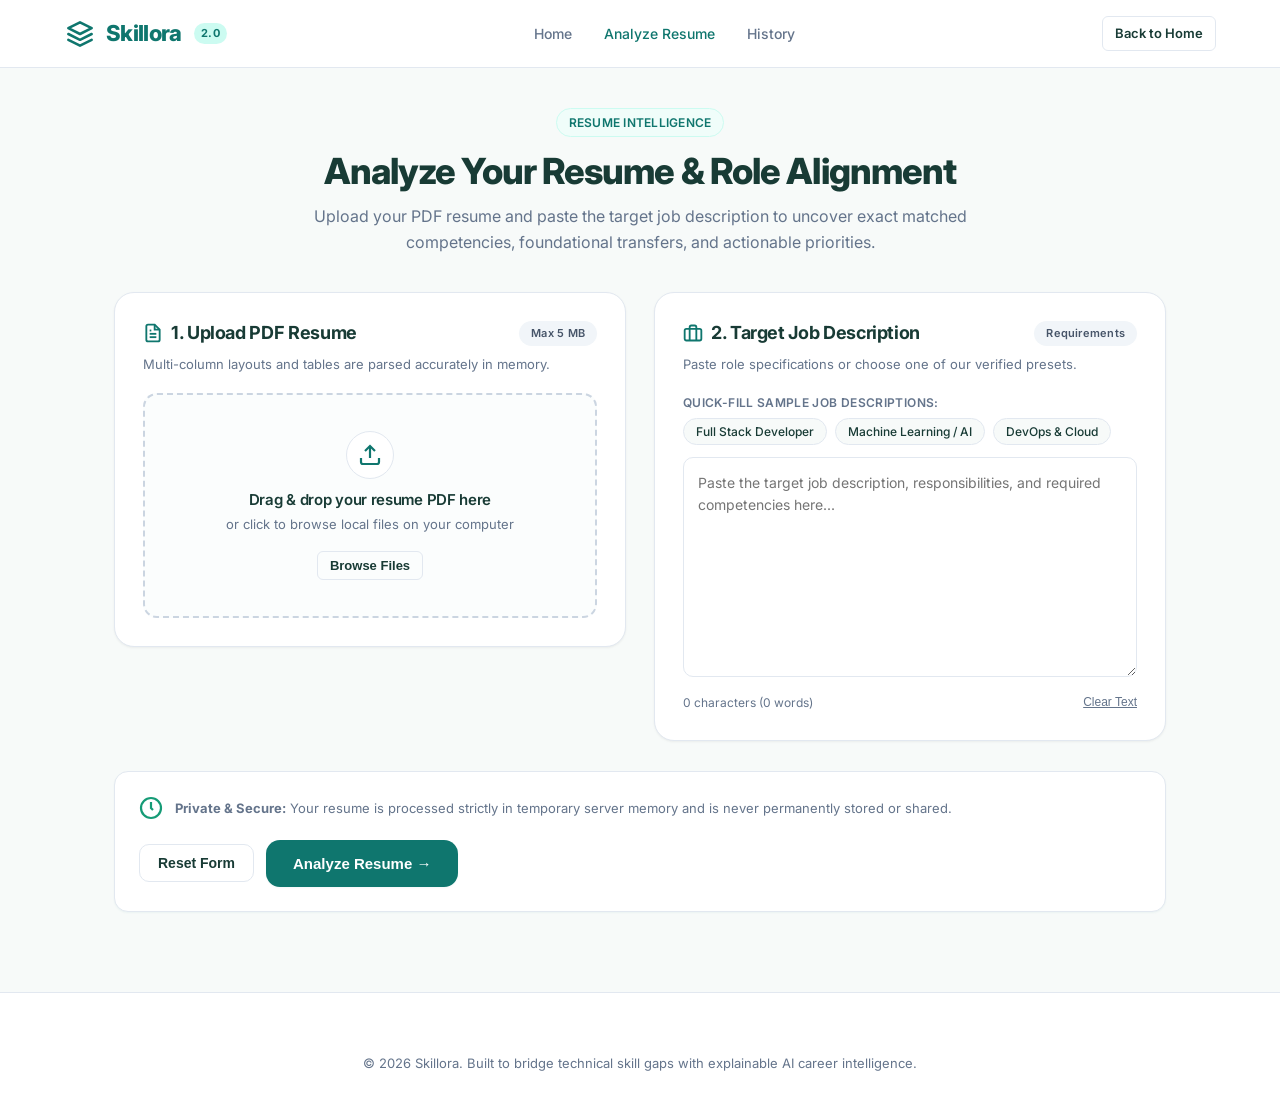
<file: frontend/pages/results.html>
<!DOCTYPE html>
<html lang="en">
<head>
    <meta charset="UTF-8">
    <meta name="viewport" content="width=device-width, initial-scale=1.0">
    <title>Analysis Results &amp; Intelligence Report | Skillora</title>
    <meta name="description" content="Detailed resume evaluation, contextual skill gap analysis, 7-day learning sprint, and career recommendations.">
    <link rel="stylesheet" href="../css/style.css">
    <link rel="stylesheet" href="../css/results.css">
    <link rel="icon" href="data:image/svg+xml,<svg xmlns='http://www.w3.org/2000/svg' viewBox='0 0 24 24' fill='%230F766E'><path d='M12 2L2 7l10 5 10-5-10-5zM2 17l10 5 10-5M2 12l10 5 10-5'/></svg>">
</head>
<body>

    <!-- Navigation Header -->
    <header class="app-header">
        <nav class="navbar">
            <a href="../index.html" class="brand-logo">
                <span class="brand-icon">
                    <svg width="28" height="28" viewBox="0 0 24 24" fill="none" stroke="currentColor" stroke-width="2.2" stroke-linecap="round" stroke-linejoin="round">
                        <polygon points="12 2 2 7 12 12 22 7 12 2"></polygon>
                        <polyline points="2 17 12 22 22 17"></polyline>
                        <polyline points="2 12 12 17 22 12"></polyline>
                    </svg>
                </span>
                Skillora
                <span class="brand-badge">2.0</span>
            </a>

            <ul class="nav-links">
                <li><a href="../index.html">Home</a></li>
                <li><a href="analyze.html">Analyze Another</a></li>
                <li><a href="#overview">Overview</a></li>
                <li><a href="#gap-analysis">Gap Analysis</a></li>
                <li><a href="#roadmap">7-Day Sprint</a></li>
                <li><a href="#simulator">What-If</a></li>
                <li><a href="history.html">History</a></li>
            </ul>

            <div class="nav-actions">
                <button type="button" id="btn-download-pdf" class="btn btn-primary btn-sm">
                    <svg width="15" height="15" viewBox="0 0 24 24" fill="none" stroke="currentColor" stroke-width="2.2">
                        <path d="M21 15v4a2 2 0 0 1-2 2H5a2 2 0 0 1-2-2v-4"></path>
                        <polyline points="7 10 12 15 17 10"></polyline>
                        <line x1="12" y1="15" x2="12" y2="3"></line>
                    </svg>
                    Download PDF Report
                </button>
            </div>
        </nav>
    </header>

    <main class="dashboard-container">
        <!-- Dashboard Topbar Header -->
        <div class="dashboard-topbar">
            <div class="dashboard-title-area">
                <span class="tag-pill tag-primary" style="margin-bottom: 8px;">EXECUTIVE CAREER REPORT</span>
                <h1>Resume Intelligence Dashboard</h1>
                <div class="dashboard-meta">
                    <span class="meta-pill">
                        <svg width="14" height="14" viewBox="0 0 24 24" fill="none" stroke="currentColor" stroke-width="2.2"><path d="M14 2H6a2 2 0 0 0-2 2v16a2 2 0 0 0 2 2h12a2 2 0 0 0 2-2V8z"></path><polyline points="14 2 14 8 20 8"></polyline></svg>
                        <span id="report-filename">Resume.pdf</span>
                    </span>
                    <span class="meta-pill">
                        <svg width="14" height="14" viewBox="0 0 24 24" fill="none" stroke="currentColor" stroke-width="2.2"><rect x="3" y="4" width="18" height="18" rx="2" ry="2"></rect><line x1="16" y1="2" x2="16" y2="6"></line><line x1="8" y1="2" x2="8" y2="6"></line><line x1="3" y1="10" x2="21" y2="10"></line></svg>
                        <span id="report-date">Nov 21, 2026</span>
                    </span>
                    <span class="meta-pill">
                        <svg width="14" height="14" viewBox="0 0 24 24" fill="none" stroke="currentColor" stroke-width="2.2"><path d="M13 2H6a2 2 0 0 0-2 2v16a2 2 0 0 0 2 2h12a2 2 0 0 0 2-2V9z"></path></svg>
                        <span id="report-pagecount">1 page</span>
                    </span>
                </div>
            </div>

            <div class="topbar-actions no-print">
                <a href="analyze.html" class="btn btn-outline btn-sm">
                    Analyze Another Resume
                </a>
            </div>
        </div>

        <!-- ==================================================================
             A. OVERVIEW
             ================================================================== -->
        <section id="overview" class="overview-grid">
            <!-- Score Hero Card -->
            <div class="score-hero-card">
                <div style="font-size: 13px; font-weight: 700; color: var(--text-muted); text-transform: uppercase; letter-spacing: 0.04em; margin-bottom: 12px;">
                    Role Compatibility Score
                </div>

                <div class="score-circle-wrapper">
                    <svg class="score-svg" viewBox="0 0 160 160">
                        <circle class="score-bg-ring" cx="80" cy="80" r="70" />
                        <circle id="score-prog-ring" class="score-prog-ring" cx="80" cy="80" r="70" />
                    </svg>
                    <div class="score-text-inner">
                        <div class="score-value" id="score-value-text">0</div>
                        <div class="score-unit">%</div>
                    </div>
                </div>

                <div id="score-rating-badge" class="score-rating-badge badge-high">
                    Evaluating...
                </div>
                <p style="font-size: 13px; color: var(--text-muted); margin-top: 10px;">
                    Weighted algorithmic compatibility based on direct and foundational role skills.
                </p>
            </div>

            <!-- Stats & AI Summary Column -->
            <div class="overview-stats-column">
                <!-- 4 Metrics Row -->
                <div class="metrics-cards-row">
                    <div class="stat-metric-card">
                        <div class="stat-label">Matched Skills</div>
                        <div class="stat-number" style="color: var(--primary);" id="stat-matched-count">0</div>
                        <div class="stat-sub" id="stat-matched-sub">0% of required</div>
                    </div>
                    <div class="stat-metric-card">
                        <div class="stat-label">Missing Skills</div>
                        <div class="stat-number" style="color: var(--accent-rose);" id="stat-missing-count">0</div>
                        <div class="stat-sub">Action gaps</div>
                    </div>
                    <div class="stat-metric-card">
                        <div class="stat-label">Partially Matched</div>
                        <div class="stat-number" style="color: var(--accent-amber);" id="stat-partial-count">0</div>
                        <div class="stat-sub">Transferable foundations</div>
                    </div>
                    <div class="stat-metric-card">
                        <div class="stat-label">Total Evaluated</div>
                        <div class="stat-number" id="stat-total-count">0</div>
                        <div class="stat-sub">Role competencies</div>
                    </div>
                </div>

                <!-- AI Summary Card -->
                <div class="ai-summary-card">
                    <div class="ai-summary-header">
                        <svg width="18" height="18" viewBox="0 0 24 24" fill="none" stroke="currentColor" stroke-width="2.2"><polygon points="12 2 15.09 8.26 22 9.27 17 14.14 18.18 21.02 12 17.77 5.82 21.02 7 14.14 2 9.27 8.91 8.26 12 2"></polygon></svg>
                        AI Executive Candidate Assessment
                    </div>
                    <p class="ai-summary-text" id="ai-summary-content">
                        Synthesizing evaluation insights...
                    </p>
                </div>
            </div>
        </section>

        <!-- Skill Distribution Chart -->
        <section class="chart-card">
            <div class="section-title-row">
                <h2>
                    <svg width="20" height="20" viewBox="0 0 24 24" fill="none" stroke="currentColor" stroke-width="2.2"><line x1="18" y1="20" x2="18" y2="10"></line><line x1="12" y1="20" x2="12" y2="4"></line><line x1="6" y1="20" x2="6" y2="14"></line></svg>
                    Skill Distribution by Technical Domain
                </h2>
                <span class="tag-pill" style="font-size: 11px; background: #F1F5F9; color: var(--text-muted);">
                    Resume Coverage vs Role Demand
                </span>
            </div>
            <div class="category-bars-list" id="category-bars-list">
                <!-- Injected via JavaScript -->
            </div>
        </section>

        <!-- ==================================================================
             B & C. SKILL GAP ANALYSIS & EVIDENCE
             ================================================================== -->
        <section id="gap-analysis" class="gap-analysis-card">
            <div class="section-title-row">
                <h2>
                    <svg width="20" height="20" viewBox="0 0 24 24" fill="none" stroke="currentColor" stroke-width="2.2"><circle cx="11" cy="11" r="8"></circle><line x1="21" y1="21" x2="16.65" y2="16.65"></line></svg>
                    Skill Gap &amp; Contextual Evidence Matrix
                </h2>
            </div>

            <!-- Evidence Methodology Callout -->
            <div class="evidence-notice">
                <svg width="20" height="20" viewBox="0 0 24 24" fill="none" stroke="currentColor" stroke-width="2.2"><circle cx="12" cy="12" r="10"></circle><line x1="12" y1="16" x2="12" y2="12"></line><line x1="12" y1="8" x2="12.01" y2="8"></line></svg>
                <div>
                    <strong>Note on Evidence Detection:</strong> Skillora analyzes explicit statements and contextual markers within your resume. Missing evidence indicates that the skill was not detected in written document text, not conclusive proof that you lack the underlying capability. Resumes often omit tools used implicitly.
                </div>
            </div>

            <!-- Filter Toolbar -->
            <div class="filter-toolbar no-print">
                <div class="tab-group">
                    <button type="button" class="tab-btn active" data-tab="all">All Skills</button>
                    <button type="button" class="tab-btn" data-tab="matched">Matched (✓)</button>
                    <button type="button" class="tab-btn" data-tab="partial">Partially Supported (~)</button>
                    <button type="button" class="tab-btn" data-tab="missing">Missing (!)</button>
                </div>

                <div class="search-filter-box">
                    <div class="search-input-wrapper">
                        <span class="search-icon-pos">
                            <svg width="14" height="14" viewBox="0 0 24 24" fill="none" stroke="currentColor" stroke-width="2"><circle cx="11" cy="11" r="8"></circle><line x1="21" y1="21" x2="16.65" y2="16.65"></line></svg>
                        </span>
                        <input type="text" id="skill-search-input" class="search-input" placeholder="Search skills by name...">
                    </div>

                    <select id="skill-category-select" class="category-select">
                        <option value="all">All Categories</option>
                    </select>
                </div>
            </div>

            <!-- Skills Result Grid -->
            <div class="skills-result-grid" id="skills-result-grid">
                <!-- Skill cards dynamically rendered via JS -->
            </div>
        </section>

        <!-- ==================================================================
             D. SKILL PRIORITIES
             ================================================================== -->
        <section id="priorities" class="priorities-card">
            <div class="section-title-row">
                <h2>
                    <svg width="20" height="20" viewBox="0 0 24 24" fill="none" stroke="currentColor" stroke-width="2.2"><polygon points="12 2 15.09 8.26 22 9.27 17 14.14 18.18 21.02 12 17.77 5.82 21.02 7 14.14 2 9.27 8.91 8.26 12 2"></polygon></svg>
                    Top Skill Priorities
                </h2>
                <span class="tag-pill" style="font-size: 11px; background: #FFF1F2; color: #E11D48;">
                    Highest Hiring Impact
                </span>
            </div>
            <p style="font-size: 14px; color: var(--text-muted); margin-bottom: 16px;">
                Ranked by recurrence and requirement weight in the job description. Addressing these top 3 competencies delivers the highest immediate boost to your candidacy.
            </p>

            <div class="top3-priorities-grid" id="top3-priorities-grid">
                <!-- Injected via JavaScript -->
            </div>
        </section>

        <!-- ==================================================================
             E. 7-DAY PERSONALIZED LEARNING ROADMAP
             ================================================================== -->
        <section id="roadmap" class="roadmap-section-card">
            <div class="section-title-row">
                <h2>
                    <svg width="20" height="20" viewBox="0 0 24 24" fill="none" stroke="currentColor" stroke-width="2.2"><path d="M4 19.5A2.5 2.5 0 0 1 6.5 17H20"></path><path d="M6.5 2H20v20H6.5A2.5 2.5 0 0 1 4 19.5v-15A2.5 2.5 0 0 1 6.5 2z"></path></svg>
                    7-Day Actionable Learning Sprint
                </h2>
                <div class="no-print">
                    <button type="button" id="btn-reset-roadmap" class="btn btn-outline btn-sm">
                        Reset Sprint Progress
                    </button>
                </div>
            </div>

            <!-- Progress Header with LocalStorage Tracker -->
            <div class="roadmap-progress-header">
                <div>
                    <strong style="font-size: 14px; color: var(--text-main);">Sprint Completion Progress</strong>
                    <div style="font-size: 12px; color: var(--text-muted);" id="roadmap-progress-text">
                        0 of 7 days completed (0%)
                    </div>
                </div>
                <div class="roadmap-progress-bar-wrap">
                    <div class="progress-track-wide">
                        <div id="roadmap-progress-fill" class="progress-fill-wide" style="width: 0%;"></div>
                    </div>
                </div>
            </div>

            <!-- 7-Day Grid -->
            <div class="roadmap-days-grid" id="roadmap-days-grid">
                <!-- Injected via JavaScript -->
            </div>
        </section>

        <!-- ==================================================================
             F. CAREER RECOMMENDATIONS
             ================================================================== -->
        <section id="careers" class="career-section-card">
            <div class="section-title-row">
                <h2>
                    <svg width="20" height="20" viewBox="0 0 24 24" fill="none" stroke="currentColor" stroke-width="2.2"><circle cx="12" cy="12" r="10"></circle><polyline points="12 6 12 12 14 14"></polyline></svg>
                    Alternative Career Trajectories
                </h2>
                <span class="tag-pill" style="font-size: 11px; background: #E6F7F2; color: #0F766E;">
                    Based on Verified Resume Skills
                </span>
            </div>
            <p style="font-size: 14px; color: var(--text-muted); margin-bottom: 16px;">
                Your detected competencies align strongly with multiple technical specializations. Explore complementary paths where you have immediate competitive advantage.
            </p>

            <div class="career-cards-grid" id="career-cards-grid">
                <!-- Injected via JavaScript -->
            </div>
        </section>

        <!-- ==================================================================
             G. WHAT-IF SIMULATOR
             ================================================================== -->
        <section id="simulator" class="simulator-card no-print">
            <div class="section-title-row">
                <h2>
                    <svg width="20" height="20" viewBox="0 0 24 24" fill="none" stroke="currentColor" stroke-width="2.2"><polygon points="13 2 3 14 12 14 11 22 21 10 12 10 13 2"></polygon></svg>
                    What-If Skill Acquisition Simulator
                </h2>
            </div>
            <p class="sim-subtitle">
                Select missing or partially supported skills below to simulate the mathematical impact of learning them on your overall role compatibility.
            </p>

            <div class="simulator-grid">
                <!-- Selectable Skills Checkbox Panel -->
                <div class="sim-skills-selector">
                    <div class="sim-selector-title">Select competencies to acquire:</div>
                    <div class="sim-checkboxes-list" id="sim-checkboxes-list">
                        <!-- Populated by JS -->
                    </div>
                </div>

                <!-- Simulation Output Panel -->
                <div class="sim-results-panel">
                    <div style="font-size: 12px; font-weight: 700; color: var(--text-muted); text-transform: uppercase;">
                        Simulated Role Alignment
                    </div>

                    <div class="sim-score-row">
                        <div class="sim-score-block">
                            <div class="label">Current</div>
                            <div class="value" id="sim-base-score">0%</div>
                        </div>
                        <div class="sim-arrow-divider">→</div>
                        <div class="sim-score-block">
                            <div class="label">Projected</div>
                            <div class="value" id="sim-projected-score" style="color: var(--secondary);">0%</div>
                        </div>
                    </div>

                    <div id="sim-gain-badge" class="sim-gain-badge">
                        +0% Projected Gain
                    </div>

                    <div class="sim-compare-bar-wrap">
                        <div class="sim-compare-label">
                            <span>Coverage Projection</span>
                        </div>
                        <div class="sim-track">
                            <div id="sim-fill-projected" class="sim-fill-projected" style="width: 0%;"></div>
                        </div>
                    </div>

                    <div class="sim-disclaimer">
                        ⚠️ <strong>Simulation Disclaimer:</strong> All projected scores are algorithmic benchmark estimates based on requirements coverage. They demonstrate potential resume alignment and do not guarantee interview offers or hiring decisions.
                    </div>
                </div>
            </div>
        </section>

        <!-- Bottom Action Buttons -->
        <div class="results-actions no-print" style="display: flex; justify-content: center; gap: 14px; margin-top: 40px;">
            <a href="analyze.html" class="btn btn-primary btn-lg">
                Analyze Another Resume
            </a>
            <a href="../index.html" class="btn btn-outline btn-lg">
                Back to Home
            </a>
        </div>
    </main>

    <!-- Footer -->
    <footer class="app-footer">
        <p class="footer-copy">
            © 2026 Skillora. Built to bridge technical skill gaps with explainable AI career intelligence.
        </p>
    </footer>

    <script src="../js/results.js"></script>
</body>
</html>
</file>
<file: frontend/css/style.css>
/* ==========================================================================
   SKILLORA - GLOBAL DESIGN SYSTEM
   Direction: Minimal Premium SaaS
   Palette:
     Primary:    #0F766E (Deep Emerald / Teal)
     Secondary:  #159B76 (Emerald Green)
     Background: #F7FAF9 (Soft Warm Tinted Light)
     Cards:      #FFFFFF (Pure White)
     Main Text:  #183B35 (Deep Charcoal Forest)
     Muted Text: #64748B (Slate Grey)
     Borders:    #E2E8F0 (Subtle Neutral Slate)
   ========================================================================== */

@import url('https://fonts.googleapis.com/css2?family=Inter:wght@300;400;500;600;700;800&display=swap');

:root {
    --primary: #0F766E;
    --primary-hover: #0d665f;
    --primary-light: #F0FDFA;
    --primary-subtle: #CCFBF1;
    --secondary: #159B76;
    --secondary-hover: #118162;
    --secondary-light: #E6F7F2;

    --bg: #F7FAF9;
    --card-bg: #FFFFFF;
    --card-hover: #FBFDFD;

    --text-main: #183B35;
    --text-muted: #64748B;
    --text-subtle: #94A3B8;

    --border: #E2E8F0;
    --border-focus: #0F766E;

    /* Semantic accents */
    --accent-amber: #D97706;
    --accent-amber-light: #FEF3C7;
    --accent-amber-text: #92400E;

    --accent-rose: #E11D48;
    --accent-rose-light: #FFE4E6;
    --accent-rose-text: #9F1239;

    --accent-blue: #2563EB;
    --accent-blue-light: #EFF6FF;
    --accent-blue-text: #1E40AF;

    /* Elevation & radii */
    --radius-sm: 6px;
    --radius-md: 10px;
    --radius-lg: 14px;
    --radius-xl: 20px;
    --radius-full: 9999px;

    --shadow-sm: 0 1px 2px 0 rgba(15, 118, 110, 0.05);
    --shadow-md: 0 4px 6px -1px rgba(15, 118, 110, 0.06), 0 2px 4px -2px rgba(15, 118, 110, 0.04);
    --shadow-lg: 0 10px 15px -3px rgba(15, 118, 110, 0.07), 0 4px 6px -4px rgba(15, 118, 110, 0.04);
    --shadow-card: 0 1px 3px rgba(0, 0, 0, 0.04), 0 1px 2px rgba(0, 0, 0, 0.02);

    --transition: all 0.2s cubic-bezier(0.16, 1, 0.3, 1);
}

/* Base Reset */
*, *::before, *::after {
    margin: 0;
    padding: 0;
    box-sizing: border-box;
}

html {
    scroll-behavior: smooth;
    -webkit-font-smoothing: antialiased;
    -moz-osx-font-smoothing: grayscale;
}

body {
    font-family: 'Inter', -apple-system, BlinkMacSystemFont, 'Segoe UI', Roboto, Helvetica, Arial, sans-serif;
    background-color: var(--bg);
    color: var(--text-main);
    line-height: 1.6;
    min-height: 100vh;
    display: flex;
    flex-direction: column;
}

/* Typography Helpers */
h1, h2, h3, h4, h5, h6 {
    color: var(--text-main);
    font-weight: 700;
    line-height: 1.25;
    letter-spacing: -0.02em;
}

p {
    color: var(--text-muted);
    font-size: 15px;
    line-height: 1.6;
}

a {
    color: inherit;
    text-decoration: none;
    transition: var(--transition);
}

/* Navigation Bar */
header.app-header {
    background-color: var(--card-bg);
    border-bottom: 1px solid var(--border);
    position: sticky;
    top: 0;
    z-index: 100;
    backdrop-filter: blur(8px);
    background-color: rgba(255, 255, 255, 0.95);
}

.navbar {
    max-width: 1200px;
    margin: 0 auto;
    padding: 16px 24px;
    display: flex;
    justify-content: space-between;
    align-items: center;
}

.brand-logo {
    display: flex;
    align-items: center;
    gap: 10px;
    font-size: 22px;
    font-weight: 800;
    color: var(--primary);
    letter-spacing: -0.03em;
}

.brand-icon {
    width: 32px;
    height: 32px;
    color: var(--primary);
    display: flex;
    align-items: center;
    justify-content: center;
}

.brand-badge {
    font-size: 11px;
    font-weight: 700;
    background-color: var(--primary-subtle);
    color: var(--primary);
    padding: 2px 7px;
    border-radius: var(--radius-full);
    margin-left: 2px;
    letter-spacing: 0.04em;
    text-transform: uppercase;
}

.nav-links {
    display: flex;
    align-items: center;
    gap: 32px;
    list-style: none;
}

.nav-links a {
    font-size: 14px;
    font-weight: 500;
    color: var(--text-muted);
}

.nav-links a:hover,
.nav-links a.active {
    color: var(--primary);
}

.nav-actions {
    display: flex;
    align-items: center;
    gap: 12px;
}

/* Buttons */
.btn {
    display: inline-flex;
    align-items: center;
    justify-content: center;
    gap: 8px;
    font-size: 14px;
    font-weight: 600;
    padding: 10px 18px;
    border-radius: var(--radius-md);
    cursor: pointer;
    transition: var(--transition);
    border: 1px solid transparent;
    text-decoration: none;
    white-space: nowrap;
}

.btn-primary {
    background-color: var(--primary);
    color: #FFFFFF;
    box-shadow: var(--shadow-sm);
}

.btn-primary:hover {
    background-color: var(--primary-hover);
    transform: translateY(-1px);
    box-shadow: var(--shadow-md);
    color: #FFFFFF;
}

.btn-secondary {
    background-color: var(--secondary-light);
    color: var(--secondary);
    border-color: #B2E5D4;
}

.btn-secondary:hover {
    background-color: #D3F1E7;
    color: var(--primary);
}

.btn-outline {
    background-color: transparent;
    color: var(--text-main);
    border-color: var(--border);
}

.btn-outline:hover {
    background-color: #F1F5F9;
    border-color: #CBD5E1;
}

.btn-sm {
    padding: 6px 12px;
    font-size: 13px;
    border-radius: var(--radius-sm);
}

.btn-lg {
    padding: 14px 26px;
    font-size: 15px;
    border-radius: var(--radius-lg);
}

.btn:disabled {
    opacity: 0.6;
    cursor: not-allowed;
    transform: none !important;
}

/* Tag / Pill */
.tag-pill {
    display: inline-flex;
    align-items: center;
    gap: 6px;
    padding: 4px 12px;
    border-radius: var(--radius-full);
    font-size: 12px;
    font-weight: 600;
    letter-spacing: 0.02em;
}

.tag-primary {
    background-color: var(--primary-light);
    color: var(--primary);
    border: 1px solid var(--primary-subtle);
}

/* Cards */
.card {
    background-color: var(--card-bg);
    border: 1px solid var(--border);
    border-radius: var(--radius-lg);
    padding: 24px;
    box-shadow: var(--shadow-card);
    transition: var(--transition);
}

.card:hover {
    border-color: #CBD5E1;
}

/* Hero Section */
.hero {
    max-width: 1200px;
    margin: 0 auto;
    padding: 80px 24px 60px;
    text-align: center;
}

.hero-inner {
    max-width: 820px;
    margin: 0 auto;
}

.hero-pill {
    margin-bottom: 24px;
}

.hero h1 {
    font-size: 52px;
    font-weight: 800;
    line-height: 1.15;
    margin-bottom: 20px;
    letter-spacing: -0.03em;
    color: var(--text-main);
}

.hero h1 span.highlight {
    color: var(--primary);
    position: relative;
    display: inline-block;
}

.hero-description {
    font-size: 18px;
    color: var(--text-muted);
    max-width: 680px;
    margin: 0 auto 36px;
    line-height: 1.6;
}

.hero-cta {
    display: flex;
    align-items: center;
    justify-content: center;
    gap: 16px;
    margin-bottom: 40px;
    flex-wrap: wrap;
}

.hero-trust-bar {
    display: flex;
    align-items: center;
    justify-content: center;
    gap: 28px;
    color: var(--text-muted);
    font-size: 13px;
    font-weight: 500;
    flex-wrap: wrap;
}

.hero-trust-item {
    display: flex;
    align-items: center;
    gap: 6px;
}

.hero-trust-item svg {
    color: var(--secondary);
}

/* Interactive Preview Box on Homepage */
.preview-showcase {
    max-width: 1040px;
    margin: 0 auto 80px;
    padding: 0 24px;
}

.preview-card {
    background: var(--card-bg);
    border: 1px solid var(--border);
    border-radius: var(--radius-xl);
    padding: 32px;
    box-shadow: var(--shadow-lg);
    text-align: left;
}

.preview-header {
    display: flex;
    justify-content: space-between;
    align-items: flex-start;
    border-bottom: 1px solid var(--border);
    padding-bottom: 20px;
    margin-bottom: 24px;
    flex-wrap: wrap;
    gap: 16px;
}

.preview-badge {
    display: inline-flex;
    align-items: center;
    gap: 6px;
    font-size: 12px;
    font-weight: 700;
    color: var(--primary);
    background: var(--primary-light);
    border: 1px solid var(--primary-subtle);
    padding: 4px 10px;
    border-radius: var(--radius-full);
}

.preview-metrics {
    display: grid;
    grid-template-columns: repeat(auto-fit, minmax(200px, 1fr));
    gap: 20px;
    margin-bottom: 24px;
}

.preview-stat-card {
    background: var(--bg);
    border: 1px solid var(--border);
    border-radius: var(--radius-md);
    padding: 16px;
}

.preview-stat-card .label {
    font-size: 12px;
    color: var(--text-muted);
    font-weight: 600;
    text-transform: uppercase;
    letter-spacing: 0.04em;
    margin-bottom: 4px;
}

.preview-stat-card .val {
    font-size: 26px;
    font-weight: 800;
    color: var(--text-main);
}

.preview-tags-row {
    display: flex;
    flex-wrap: wrap;
    gap: 10px;
    margin-top: 14px;
}

.skill-chip {
    display: inline-flex;
    align-items: center;
    gap: 6px;
    font-size: 13px;
    font-weight: 600;
    padding: 6px 12px;
    border-radius: var(--radius-full);
}

.skill-chip.chip-matched {
    background-color: var(--secondary-light);
    color: var(--primary);
    border: 1px solid #B8EAD9;
}

.skill-chip.chip-partial {
    background-color: var(--accent-amber-light);
    color: var(--accent-amber-text);
    border: 1px solid #FDE68A;
}

.skill-chip.chip-missing {
    background-color: var(--accent-rose-light);
    color: var(--accent-rose-text);
    border: 1px solid #FECDD3;
}

/* How It Works Section */
.section-wrapper {
    max-width: 1200px;
    margin: 0 auto;
    padding: 80px 24px;
}

.section-head {
    text-align: center;
    max-width: 640px;
    margin: 0 auto 50px;
}

.section-head .tag-pill {
    margin-bottom: 12px;
}

.section-head h2 {
    font-size: 34px;
    font-weight: 800;
    margin-bottom: 14px;
}

.steps-grid {
    display: grid;
    grid-template-columns: repeat(4, 1fr);
    gap: 24px;
}

.step-box {
    background-color: var(--card-bg);
    border: 1px solid var(--border);
    border-radius: var(--radius-lg);
    padding: 28px 24px;
    position: relative;
    box-shadow: var(--shadow-card);
    transition: var(--transition);
}

.step-box:hover {
    transform: translateY(-3px);
    box-shadow: var(--shadow-md);
    border-color: var(--secondary);
}

.step-number {
    font-size: 13px;
    font-weight: 800;
    color: var(--primary);
    background: var(--primary-light);
    width: 32px;
    height: 32px;
    border-radius: var(--radius-sm);
    display: flex;
    align-items: center;
    justify-content: center;
    margin-bottom: 16px;
    border: 1px solid var(--primary-subtle);
}

.step-box h3 {
    font-size: 18px;
    margin-bottom: 10px;
}

.step-box p {
    font-size: 14px;
}

/* Features Grid */
.features-grid {
    display: grid;
    grid-template-columns: repeat(3, 1fr);
    gap: 24px;
}

.feature-card {
    background-color: var(--card-bg);
    border: 1px solid var(--border);
    border-radius: var(--radius-lg);
    padding: 30px;
    box-shadow: var(--shadow-card);
    transition: var(--transition);
}

.feature-card:hover {
    transform: translateY(-2px);
    border-color: #CBD5E1;
    box-shadow: var(--shadow-md);
}

.feature-icon-box {
    width: 44px;
    height: 44px;
    border-radius: var(--radius-md);
    background-color: var(--primary-light);
    color: var(--primary);
    display: flex;
    align-items: center;
    justify-content: center;
    margin-bottom: 18px;
    border: 1px solid var(--primary-subtle);
}

.feature-card h3 {
    font-size: 18px;
    margin-bottom: 10px;
}

.feature-card p {
    font-size: 14px;
}

/* Benefits Section */
.benefits-section {
    background-color: var(--card-bg);
    border-top: 1px solid var(--border);
    border-bottom: 1px solid var(--border);
    padding: 80px 24px;
}

.benefits-grid {
    max-width: 1200px;
    margin: 0 auto;
    display: grid;
    grid-template-columns: repeat(3, 1fr);
    gap: 28px;
}

.benefit-item {
    border-left: 3px solid var(--primary);
    padding-left: 20px;
}

.benefit-item h4 {
    font-size: 18px;
    margin-bottom: 8px;
}

.benefit-item p {
    font-size: 14px;
}

/* CTA Banner */
.cta-banner {
    max-width: 1200px;
    margin: 60px auto 80px;
    padding: 0 24px;
}

.cta-banner-inner {
    background: linear-gradient(135deg, #0F766E 0%, #159B76 100%);
    border-radius: var(--radius-xl);
    padding: 56px 40px;
    text-align: center;
    color: #FFFFFF;
}

.cta-banner-inner h2 {
    color: #FFFFFF;
    font-size: 34px;
    font-weight: 800;
    margin-bottom: 14px;
}

.cta-banner-inner p {
    color: rgba(255, 255, 255, 0.9);
    font-size: 17px;
    max-width: 580px;
    margin: 0 auto 30px;
}

.cta-banner-inner .btn-white {
    background-color: #FFFFFF;
    color: var(--primary);
    font-weight: 700;
    box-shadow: 0 4px 14px rgba(0, 0, 0, 0.15);
}

.cta-banner-inner .btn-white:hover {
    background-color: #F8FAFC;
    transform: translateY(-2px);
}

/* Footer */
footer.app-footer {
    background-color: var(--card-bg);
    border-top: 1px solid var(--border);
    margin-top: auto;
    padding: 40px 24px 24px;
}

.footer-inner {
    max-width: 1200px;
    margin: 0 auto;
    display: flex;
    justify-content: space-between;
    align-items: center;
    flex-wrap: wrap;
    gap: 20px;
    padding-bottom: 24px;
    border-bottom: 1px solid var(--border);
}

.footer-copy {
    font-size: 13px;
    color: var(--text-muted);
    text-align: center;
    padding-top: 20px;
}

/* Responsive Breakpoints */
@media (max-width: 1024px) {
    .steps-grid {
        grid-template-columns: repeat(2, 1fr);
    }
    .features-grid {
        grid-template-columns: repeat(2, 1fr);
    }
    .benefits-grid {
        grid-template-columns: 1fr;
    }
}

@media (max-width: 768px) {
    .hero h1 {
        font-size: 36px;
    }
    .hero-description {
        font-size: 16px;
    }
    .navbar {
        padding: 14px 16px;
    }
    .nav-links {
        display: none; /* Mobile menu can be toggled */
    }
    .steps-grid,
    .features-grid {
        grid-template-columns: 1fr;
    }
    .preview-card {
        padding: 20px;
    }
    .cta-banner-inner {
        padding: 40px 20px;
    }
    .cta-banner-inner h2 {
        font-size: 26px;
    }
}

/* Print Styles */
@media print {
    header.app-header,
    footer.app-footer,
    .no-print,
    .btn,
    button {
        display: none !important;
    }
    body {
        background-color: #FFFFFF !important;
        color: #000000 !important;
    }
    .card {
        border: 1px solid #CCCCCC !important;
        box-shadow: none !important;
    }
}
</file>
<file: frontend/css/analyze.css>
/* ==========================================================================
   SKILLORA - RESUME ANALYSIS STYLES
   ========================================================================== */

.analyze-page {
    max-width: 1100px;
    margin: 40px auto 80px;
    padding: 0 24px;
}

.page-header {
    text-align: center;
    max-width: 680px;
    margin: 0 auto 36px;
}

.page-header .tag-pill {
    margin-bottom: 12px;
}

.page-header h1 {
    font-size: 36px;
    font-weight: 800;
    margin-bottom: 10px;
    letter-spacing: -0.025em;
}

.page-header p {
    font-size: 16px;
    color: var(--text-muted);
}

/* Two Column Form Grid */
.analyzer-grid {
    display: grid;
    grid-template-columns: 1fr 1fr;
    gap: 28px;
    align-items: start;
    margin-bottom: 30px;
}

.analyzer-card {
    background: var(--card-bg);
    border: 1px solid var(--border);
    border-radius: var(--radius-xl);
    padding: 28px;
    box-shadow: var(--shadow-card);
}

.card-title-row {
    display: flex;
    align-items: center;
    justify-content: space-between;
    margin-bottom: 18px;
}

.card-title-row h2 {
    font-size: 18px;
    font-weight: 700;
    display: flex;
    align-items: center;
    gap: 8px;
}

.card-title-row h2 svg {
    color: var(--primary);
}

.card-subtitle {
    font-size: 13px;
    color: var(--text-muted);
    margin-top: -10px;
    margin-bottom: 18px;
}

/* Drag & Drop Zone */
.dropzone {
    border: 2px dashed #CBD5E1;
    border-radius: var(--radius-lg);
    background-color: #FBFDFD;
    padding: 36px 20px;
    text-align: center;
    cursor: pointer;
    transition: var(--transition);
    position: relative;
}

.dropzone:hover,
.dropzone.dragover {
    border-color: var(--primary);
    background-color: var(--primary-light);
}

.dropzone-icon {
    width: 48px;
    height: 48px;
    margin: 0 auto 12px;
    color: var(--primary);
    display: flex;
    align-items: center;
    justify-content: center;
    background: #FFFFFF;
    border-radius: 50%;
    border: 1px solid var(--border);
}

.dropzone h3 {
    font-size: 15px;
    font-weight: 600;
    margin-bottom: 4px;
}

.dropzone p {
    font-size: 13px;
    color: var(--text-muted);
    margin-bottom: 16px;
}

/* File Selected Card */
.file-selected-box {
    display: none;
    background: #FFFFFF;
    border: 1px solid #B8EAD9;
    border-radius: var(--radius-md);
    padding: 16px;
    align-items: center;
    justify-content: space-between;
    gap: 14px;
    margin-top: 14px;
}

.file-selected-box.active {
    display: flex;
}

.file-meta-group {
    display: flex;
    align-items: center;
    gap: 12px;
    overflow: hidden;
}

.file-badge-icon {
    width: 38px;
    height: 38px;
    border-radius: var(--radius-sm);
    background: var(--primary-light);
    color: var(--primary);
    display: flex;
    align-items: center;
    justify-content: center;
    flex-shrink: 0;
}

.file-name-text {
    font-size: 14px;
    font-weight: 600;
    color: var(--text-main);
    white-space: nowrap;
    overflow: hidden;
    text-overflow: ellipsis;
    max-width: 240px;
}

.file-size-text {
    font-size: 12px;
    color: var(--text-muted);
}

.btn-remove-file {
    background: transparent;
    border: none;
    color: var(--accent-rose);
    cursor: pointer;
    font-size: 13px;
    font-weight: 600;
    display: flex;
    align-items: center;
    gap: 4px;
    padding: 6px 10px;
    border-radius: var(--radius-sm);
    transition: var(--transition);
}

.btn-remove-file:hover {
    background: var(--accent-rose-light);
}

/* Example JD Selector */
.example-jd-container {
    margin-bottom: 12px;
}

.example-jd-label {
    font-size: 12px;
    font-weight: 600;
    color: var(--text-muted);
    text-transform: uppercase;
    letter-spacing: 0.03em;
    margin-bottom: 6px;
    display: block;
}

.example-jd-chips {
    display: flex;
    gap: 8px;
    flex-wrap: wrap;
}

.chip-btn {
    background: var(--bg);
    border: 1px solid var(--border);
    border-radius: var(--radius-full);
    padding: 5px 12px;
    font-size: 12px;
    font-weight: 500;
    color: var(--text-main);
    cursor: pointer;
    transition: var(--transition);
    font-family: inherit;
}

.chip-btn:hover {
    background: var(--primary-light);
    border-color: var(--primary);
    color: var(--primary);
}

/* Textarea Box */
.jd-textarea-wrapper {
    position: relative;
}

.jd-textarea {
    width: 100%;
    min-height: 220px;
    padding: 14px;
    border: 1px solid var(--border);
    border-radius: var(--radius-md);
    background-color: #FFFFFF;
    color: var(--text-main);
    font-family: inherit;
    font-size: 14px;
    line-height: 1.55;
    resize: vertical;
    outline: none;
    transition: var(--transition);
}

.jd-textarea:focus {
    border-color: var(--primary);
    box-shadow: 0 0 0 3px rgba(15, 118, 110, 0.12);
}

.jd-footer-row {
    display: flex;
    justify-content: space-between;
    align-items: center;
    margin-top: 8px;
    font-size: 12px;
    color: var(--text-muted);
}

.btn-clear-jd {
    background: none;
    border: none;
    color: var(--text-muted);
    font-size: 12px;
    cursor: pointer;
    text-decoration: underline;
}

.btn-clear-jd:hover {
    color: var(--text-main);
}

/* Action Center */
.action-card {
    background: var(--card-bg);
    border: 1px solid var(--border);
    border-radius: var(--radius-lg);
    padding: 24px;
    display: flex;
    align-items: center;
    justify-content: space-between;
    gap: 20px;
    flex-wrap: wrap;
    box-shadow: var(--shadow-sm);
}

.action-info {
    display: flex;
    align-items: center;
    gap: 12px;
}

.action-info svg {
    color: var(--secondary);
    flex-shrink: 0;
}

.action-info p {
    font-size: 13px;
    color: var(--text-muted);
    margin: 0;
}

.action-buttons {
    display: flex;
    align-items: center;
    gap: 12px;
}

/* Error Banner */
.alert-banner {
    display: none;
    background: var(--accent-rose-light);
    border: 1px solid #FECDD3;
    border-radius: var(--radius-md);
    padding: 14px 18px;
    margin-bottom: 24px;
    color: var(--accent-rose-text);
    align-items: flex-start;
    gap: 12px;
    font-size: 14px;
    animation: fadeIn 0.25s ease;
}

.alert-banner.active {
    display: flex;
}

.alert-banner svg {
    flex-shrink: 0;
    margin-top: 2px;
}

.alert-close {
    background: none;
    border: none;
    color: var(--accent-rose-text);
    cursor: pointer;
    margin-left: auto;
    font-size: 16px;
}

/* Loading Overlay */
.loading-overlay {
    display: none;
    position: fixed;
    top: 0;
    left: 0;
    right: 0;
    bottom: 0;
    background: rgba(24, 59, 53, 0.4);
    backdrop-filter: blur(4px);
    z-index: 1000;
    align-items: center;
    justify-content: center;
    padding: 20px;
}

.loading-overlay.active {
    display: flex;
}

.loading-card {
    background: #FFFFFF;
    border-radius: var(--radius-xl);
    padding: 36px 32px;
    max-width: 440px;
    width: 100%;
    text-align: center;
    box-shadow: 0 20px 25px -5px rgba(0, 0, 0, 0.15), 0 8px 10px -6px rgba(0, 0, 0, 0.1);
    animation: scaleIn 0.2s cubic-bezier(0.16, 1, 0.3, 1);
}

.spinner {
    width: 48px;
    height: 48px;
    border: 4px solid var(--primary-subtle);
    border-top-color: var(--primary);
    border-radius: 50%;
    margin: 0 auto 20px;
    animation: spin 0.8s linear infinite;
}

.loading-card h3 {
    font-size: 20px;
    margin-bottom: 8px;
}

.loading-card p {
    font-size: 14px;
    color: var(--text-muted);
    margin-bottom: 24px;
}

.loading-steps-list {
    text-align: left;
    display: flex;
    flex-direction: column;
    gap: 12px;
}

.loading-step-item {
    display: flex;
    align-items: center;
    gap: 10px;
    font-size: 13px;
    font-weight: 500;
    color: var(--text-muted);
    transition: var(--transition);
}

.loading-step-item.active {
    color: var(--primary);
    font-weight: 600;
}

.loading-step-item.completed {
    color: var(--secondary);
}

.step-bullet {
    width: 18px;
    height: 18px;
    border-radius: 50%;
    background: #E2E8F0;
    display: flex;
    align-items: center;
    justify-content: center;
    font-size: 10px;
    flex-shrink: 0;
}

.loading-step-item.active .step-bullet {
    background: var(--primary);
    color: #FFFFFF;
}

.loading-step-item.completed .step-bullet {
    background: var(--secondary);
    color: #FFFFFF;
}

@keyframes spin {
    to { transform: rotate(360deg); }
}

@keyframes fadeIn {
    from { opacity: 0; transform: translateY(-4px); }
    to { opacity: 1; transform: translateY(0); }
}

@keyframes scaleIn {
    from { opacity: 0; transform: scale(0.96); }
    to { opacity: 1; transform: scale(1); }
}

/* Responsive */
@media (max-width: 820px) {
    .analyzer-grid {
        grid-template-columns: 1fr;
    }
    .action-card {
        flex-direction: column;
        align-items: stretch;
    }
    .action-buttons {
        flex-direction: column;
        width: 100%;
    }
    .action-buttons .btn {
        width: 100%;
    }
}
</file>
<file: frontend/css/results.css>
/* ==========================================================================
   SKILLORA - RESULTS DASHBOARD STYLES
   Minimal Premium SaaS Design
   ========================================================================== */

.dashboard-container {
    max-width: 1200px;
    margin: 40px auto 80px;
    padding: 0 24px;
}

/* Dashboard Action Bar Header */
.dashboard-topbar {
    display: flex;
    justify-content: space-between;
    align-items: center;
    margin-bottom: 32px;
    flex-wrap: wrap;
    gap: 16px;
    border-bottom: 1px solid var(--border);
    padding-bottom: 20px;
}

.dashboard-title-area h1 {
    font-size: 30px;
    font-weight: 800;
    margin-bottom: 4px;
    letter-spacing: -0.02em;
}

.dashboard-meta {
    display: flex;
    align-items: center;
    gap: 16px;
    font-size: 13px;
    color: var(--text-muted);
}

.meta-pill {
    display: inline-flex;
    align-items: center;
    gap: 6px;
    background: #FFFFFF;
    border: 1px solid var(--border);
    padding: 3px 10px;
    border-radius: var(--radius-full);
}

.topbar-actions {
    display: flex;
    align-items: center;
    gap: 12px;
    flex-wrap: wrap;
}

/* Section Header Shared */
.section-title-row {
    display: flex;
    align-items: center;
    justify-content: space-between;
    margin-bottom: 20px;
    flex-wrap: wrap;
    gap: 12px;
}

.section-title-row h2 {
    font-size: 20px;
    font-weight: 700;
    display: flex;
    align-items: center;
    gap: 10px;
}

.section-title-row h2 svg {
    color: var(--primary);
}

/* ==========================================================================
   A. OVERVIEW SECTION
   ========================================================================== */
.overview-grid {
    display: grid;
    grid-template-columns: 340px 1fr;
    gap: 24px;
    margin-bottom: 32px;
}

/* Main Score Card */
.score-hero-card {
    background: #FFFFFF;
    border: 1px solid var(--border);
    border-radius: var(--radius-xl);
    padding: 32px 24px;
    text-align: center;
    box-shadow: var(--shadow-card);
    display: flex;
    flex-direction: column;
    align-items: center;
    justify-content: center;
    position: relative;
}

.score-circle-wrapper {
    position: relative;
    width: 170px;
    height: 170px;
    margin: 0 auto 16px;
}

.score-svg {
    transform: rotate(-90deg);
    width: 100%;
    height: 100%;
}

.score-bg-ring {
    fill: none;
    stroke: #E2E8F0;
    stroke-width: 12;
}

.score-prog-ring {
    fill: none;
    stroke: var(--primary);
    stroke-width: 12;
    stroke-linecap: round;
    transition: stroke-dashoffset 1s cubic-bezier(0.16, 1, 0.3, 1), stroke 0.3s ease;
}

.score-text-inner {
    position: absolute;
    top: 50%;
    left: 50%;
    transform: translate(-50%, -50%);
    text-align: center;
}

.score-value {
    font-size: 38px;
    font-weight: 800;
    color: var(--text-main);
    line-height: 1;
}

.score-unit {
    font-size: 18px;
    font-weight: 600;
    color: var(--text-muted);
}

.score-rating-badge {
    margin-top: 6px;
    font-size: 12px;
    font-weight: 700;
    padding: 4px 12px;
    border-radius: var(--radius-full);
    display: inline-block;
}

.badge-high {
    background-color: var(--secondary-light);
    color: var(--primary);
    border: 1px solid #B2E5D4;
}

.badge-mid {
    background-color: var(--accent-amber-light);
    color: var(--accent-amber-text);
    border: 1px solid #FDE68A;
}

.badge-low {
    background-color: var(--accent-rose-light);
    color: var(--accent-rose-text);
    border: 1px solid #FECDD3;
}

/* Metric Cards & Summary Grid */
.overview-stats-column {
    display: flex;
    flex-direction: column;
    gap: 20px;
}

.metrics-cards-row {
    display: grid;
    grid-template-columns: repeat(4, 1fr);
    gap: 14px;
}

.stat-metric-card {
    background: #FFFFFF;
    border: 1px solid var(--border);
    border-radius: var(--radius-lg);
    padding: 16px 14px;
    box-shadow: var(--shadow-sm);
    text-align: left;
}

.stat-metric-card .stat-label {
    font-size: 12px;
    font-weight: 600;
    color: var(--text-muted);
    text-transform: uppercase;
    letter-spacing: 0.04em;
    margin-bottom: 6px;
}

.stat-metric-card .stat-number {
    font-size: 24px;
    font-weight: 800;
    color: var(--text-main);
    display: flex;
    align-items: baseline;
    gap: 4px;
}

.stat-metric-card .stat-sub {
    font-size: 12px;
    color: var(--text-muted);
    margin-top: 4px;
}

/* AI Summary Card */
.ai-summary-card {
    background: linear-gradient(180deg, #F0FDFA 0%, #FFFFFF 100%);
    border: 1px solid #CCFBF1;
    border-radius: var(--radius-lg);
    padding: 20px 24px;
    position: relative;
}

.ai-summary-header {
    display: flex;
    align-items: center;
    gap: 8px;
    font-size: 13px;
    font-weight: 700;
    color: var(--primary);
    text-transform: uppercase;
    letter-spacing: 0.04em;
    margin-bottom: 10px;
}

.ai-summary-text {
    font-size: 14px;
    line-height: 1.65;
    color: var(--text-main);
}

/* Skill Distribution Chart */
.chart-card {
    background: #FFFFFF;
    border: 1px solid var(--border);
    border-radius: var(--radius-xl);
    padding: 24px;
    margin-bottom: 32px;
    box-shadow: var(--shadow-card);
}

.category-bars-list {
    display: flex;
    flex-direction: column;
    gap: 14px;
    margin-top: 16px;
}

.category-bar-row {
    display: grid;
    grid-template-columns: 200px 1fr 90px;
    align-items: center;
    gap: 16px;
}

.category-bar-label {
    font-size: 13px;
    font-weight: 600;
    color: var(--text-main);
}

.category-bar-track {
    background: #F1F5F9;
    height: 12px;
    border-radius: var(--radius-full);
    overflow: hidden;
    position: relative;
}

.category-bar-fill {
    height: 100%;
    background: linear-gradient(90deg, #0F766E 0%, #159B76 100%);
    border-radius: var(--radius-full);
    transition: width 0.8s cubic-bezier(0.16, 1, 0.3, 1);
}

.category-bar-count {
    font-size: 12px;
    font-weight: 600;
    color: var(--text-muted);
    text-align: right;
}

/* ==========================================================================
   B & C. SKILL GAP ANALYSIS & EVIDENCE
   ========================================================================== */
.gap-analysis-card {
    background: #FFFFFF;
    border: 1px solid var(--border);
    border-radius: var(--radius-xl);
    padding: 28px;
    margin-bottom: 32px;
    box-shadow: var(--shadow-card);
}

/* Filter Controls Toolbar */
.filter-toolbar {
    display: flex;
    justify-content: space-between;
    align-items: center;
    gap: 16px;
    margin-bottom: 24px;
    flex-wrap: wrap;
}

.tab-group {
    display: inline-flex;
    background: #F1F5F9;
    padding: 4px;
    border-radius: var(--radius-md);
    gap: 4px;
}

.tab-btn {
    background: transparent;
    border: none;
    padding: 8px 14px;
    border-radius: var(--radius-sm);
    font-size: 13px;
    font-weight: 600;
    color: var(--text-muted);
    cursor: pointer;
    transition: var(--transition);
}

.tab-btn.active {
    background: #FFFFFF;
    color: var(--primary);
    box-shadow: var(--shadow-sm);
}

.search-filter-box {
    display: flex;
    align-items: center;
    gap: 12px;
    flex-wrap: wrap;
}

.search-input-wrapper {
    position: relative;
    min-width: 240px;
}

.search-input {
    width: 100%;
    padding: 8px 12px 8px 34px;
    border: 1px solid var(--border);
    border-radius: var(--radius-md);
    font-size: 13px;
    font-family: inherit;
    outline: none;
    transition: var(--transition);
}

.search-input:focus {
    border-color: var(--primary);
}

.search-icon-pos {
    position: absolute;
    left: 10px;
    top: 50%;
    transform: translateY(-50%);
    color: var(--text-subtle);
    pointer-events: none;
}

.category-select {
    padding: 8px 12px;
    border: 1px solid var(--border);
    border-radius: var(--radius-md);
    font-size: 13px;
    font-family: inherit;
    background: #FFFFFF;
    color: var(--text-main);
    outline: none;
}

/* Evidence Notice Callout */
.evidence-notice {
    background: #F8FAFC;
    border-left: 3px solid var(--primary);
    border-radius: var(--radius-sm);
    padding: 12px 16px;
    margin-bottom: 20px;
    font-size: 13px;
    color: var(--text-muted);
    display: flex;
    align-items: flex-start;
    gap: 10px;
}

.evidence-notice svg {
    color: var(--primary);
    flex-shrink: 0;
    margin-top: 2px;
}

/* Skill Cards Grid */
.skills-result-grid {
    display: grid;
    grid-template-columns: repeat(auto-fill, minmax(340px, 1fr));
    gap: 16px;
}

.skill-result-card {
    background: #FFFFFF;
    border: 1px solid var(--border);
    border-radius: var(--radius-lg);
    padding: 18px;
    transition: var(--transition);
    position: relative;
}

.skill-result-card:hover {
    border-color: #CBD5E1;
    box-shadow: var(--shadow-sm);
}

.skill-card-top {
    display: flex;
    justify-content: space-between;
    align-items: flex-start;
    gap: 10px;
    margin-bottom: 8px;
}

.skill-name-title {
    font-size: 16px;
    font-weight: 700;
    color: var(--text-main);
}

.skill-category-sub {
    font-size: 12px;
    color: var(--text-muted);
}

.status-badge {
    font-size: 11px;
    font-weight: 700;
    padding: 3px 8px;
    border-radius: var(--radius-full);
    white-space: nowrap;
    display: inline-flex;
    align-items: center;
    gap: 4px;
}

.status-matched {
    background: var(--secondary-light);
    color: var(--primary);
    border: 1px solid #B8EAD9;
}

.status-partial {
    background: var(--accent-amber-light);
    color: var(--accent-amber-text);
    border: 1px solid #FDE68A;
}

.status-missing {
    background: var(--accent-rose-light);
    color: var(--accent-rose-text);
    border: 1px solid #FECDD3;
}

/* Accordion Evidence Drawer */
.evidence-drawer-toggle {
    margin-top: 12px;
    padding-top: 10px;
    border-top: 1px solid #F1F5F9;
    display: flex;
    justify-content: space-between;
    align-items: center;
    cursor: pointer;
    font-size: 12px;
    font-weight: 600;
    color: var(--primary);
    user-select: none;
}

.evidence-drawer-toggle:hover {
    color: var(--primary-hover);
}

.evidence-content {
    display: none;
    margin-top: 10px;
    padding: 12px;
    background: #F8FAFC;
    border-radius: var(--radius-sm);
    font-size: 12px;
    line-height: 1.5;
    animation: fadeIn 0.2s ease;
}

.evidence-content.expanded {
    display: block;
}

.evidence-snippet-box {
    margin-top: 6px;
    font-style: italic;
    color: var(--text-main);
    background: #FFFFFF;
    border: 1px solid var(--border);
    padding: 8px 10px;
    border-radius: var(--radius-sm);
}

.jd-citation-list {
    margin-top: 6px;
    padding-left: 16px;
    color: var(--text-muted);
}

.jd-citation-list li {
    margin-bottom: 4px;
}

/* ==========================================================================
   D. SKILL PRIORITIES SECTION
   ========================================================================== */
.priorities-card {
    background: #FFFFFF;
    border: 1px solid var(--border);
    border-radius: var(--radius-xl);
    padding: 28px;
    margin-bottom: 32px;
    box-shadow: var(--shadow-card);
}

.top3-priorities-grid {
    display: grid;
    grid-template-columns: repeat(3, 1fr);
    gap: 20px;
    margin-top: 18px;
}

.priority-item-card {
    background: #FDFEFE;
    border: 1px solid var(--border);
    border-radius: var(--radius-lg);
    padding: 20px;
    position: relative;
    box-shadow: var(--shadow-sm);
    border-top: 4px solid var(--primary);
}

.priority-rank-badge {
    display: inline-block;
    font-size: 11px;
    font-weight: 800;
    letter-spacing: 0.04em;
    text-transform: uppercase;
    color: var(--primary);
    background: var(--primary-light);
    border: 1px solid var(--primary-subtle);
    padding: 2px 8px;
    border-radius: var(--radius-full);
    margin-bottom: 8px;
}

.priority-item-card h3 {
    font-size: 18px;
    margin-bottom: 8px;
}

.priority-item-card p {
    font-size: 13px;
    margin-bottom: 12px;
}

.priority-impact-box {
    background: #FFFFFF;
    border: 1px solid #E2E8F0;
    border-radius: var(--radius-sm);
    padding: 8px 10px;
    font-size: 12px;
    color: var(--text-main);
    font-weight: 500;
}

/* ==========================================================================
   E. 7-DAY PERSONALIZED LEARNING ROADMAP
   ========================================================================== */
.roadmap-section-card {
    background: #FFFFFF;
    border: 1px solid var(--border);
    border-radius: var(--radius-xl);
    padding: 28px;
    margin-bottom: 32px;
    box-shadow: var(--shadow-card);
}

.roadmap-progress-header {
    background: var(--bg);
    border: 1px solid var(--border);
    border-radius: var(--radius-lg);
    padding: 18px 20px;
    margin-bottom: 24px;
    display: flex;
    align-items: center;
    justify-content: space-between;
    gap: 20px;
    flex-wrap: wrap;
}

.roadmap-progress-bar-wrap {
    flex: 1;
    min-width: 200px;
}

.progress-track-wide {
    width: 100%;
    height: 10px;
    background: #E2E8F0;
    border-radius: var(--radius-full);
    overflow: hidden;
    margin-top: 6px;
}

.progress-fill-wide {
    height: 100%;
    background: var(--secondary);
    border-radius: var(--radius-full);
    transition: width 0.3s ease;
}

.roadmap-days-grid {
    display: grid;
    grid-template-columns: repeat(auto-fill, minmax(320px, 1fr));
    gap: 16px;
}

.roadmap-day-card {
    background: #FFFFFF;
    border: 1px solid var(--border);
    border-radius: var(--radius-lg);
    padding: 20px;
    transition: var(--transition);
    position: relative;
}

.roadmap-day-card.completed {
    background: #F0FDF4;
    border-color: #86EFAC;
}

.roadmap-day-label {
    display: flex;
    align-items: flex-start;
    gap: 12px;
    cursor: pointer;
}

.roadmap-checkbox {
    width: 20px;
    height: 20px;
    accent-color: var(--secondary);
    margin-top: 2px;
    cursor: pointer;
    flex-shrink: 0;
}

.roadmap-day-content {
    flex: 1;
}

.day-badge-pill {
    font-size: 11px;
    font-weight: 800;
    letter-spacing: 0.05em;
    color: var(--secondary);
    text-transform: uppercase;
}

.roadmap-day-skill {
    display: inline-block;
    font-size: 11px;
    font-weight: 700;
    background: var(--primary-light);
    color: var(--primary);
    padding: 1px 7px;
    border-radius: var(--radius-full);
    margin-left: 6px;
}

.roadmap-topic-title {
    font-size: 15px;
    font-weight: 700;
    color: var(--text-main);
    margin: 6px 0;
}

.roadmap-day-card.completed .roadmap-topic-title {
    text-decoration: line-through;
    color: var(--text-muted);
}

.roadmap-task-desc {
    font-size: 13px;
    color: var(--text-muted);
    line-height: 1.5;
}

/* ==========================================================================
   F. CAREER RECOMMENDATIONS SECTION
   ========================================================================== */
.career-section-card {
    background: #FFFFFF;
    border: 1px solid var(--border);
    border-radius: var(--radius-xl);
    padding: 28px;
    margin-bottom: 32px;
    box-shadow: var(--shadow-card);
}

.career-cards-grid {
    display: grid;
    grid-template-columns: repeat(3, 1fr);
    gap: 20px;
    margin-top: 18px;
}

.career-role-card {
    background: #FFFFFF;
    border: 1px solid var(--border);
    border-radius: var(--radius-lg);
    padding: 22px;
    display: flex;
    flex-direction: column;
    justify-content: space-between;
    box-shadow: var(--shadow-sm);
    transition: var(--transition);
}

.career-role-card:hover {
    transform: translateY(-2px);
    box-shadow: var(--shadow-md);
    border-color: #CBD5E1;
}

.role-header-top {
    display: flex;
    justify-content: space-between;
    align-items: flex-start;
    margin-bottom: 12px;
    gap: 8px;
}

.role-title {
    font-size: 17px;
    font-weight: 700;
    color: var(--text-main);
}

.role-compat-badge {
    font-size: 13px;
    font-weight: 800;
    color: var(--primary);
    background: var(--primary-light);
    border: 1px solid var(--primary-subtle);
    padding: 3px 8px;
    border-radius: var(--radius-full);
    white-space: nowrap;
}

.role-desc {
    font-size: 13px;
    color: var(--text-muted);
    margin-bottom: 14px;
}

.overlap-skills-title {
    font-size: 11px;
    font-weight: 700;
    text-transform: uppercase;
    color: var(--text-muted);
    margin-bottom: 6px;
    letter-spacing: 0.03em;
}

.overlap-chips-wrap {
    display: flex;
    flex-wrap: wrap;
    gap: 6px;
    margin-bottom: 16px;
}

.overlap-chip {
    font-size: 11px;
    font-weight: 600;
    background: #F1F5F9;
    color: var(--text-main);
    padding: 2px 8px;
    border-radius: var(--radius-full);
}

.role-rationale-box {
    background: #F8FAFC;
    border-left: 2px solid var(--secondary);
    padding: 8px 10px;
    font-size: 12px;
    color: var(--text-main);
    border-radius: 0 var(--radius-sm) var(--radius-sm) 0;
    margin-top: auto;
}

/* ==========================================================================
   G. WHAT-IF SIMULATOR
   ========================================================================== */
.simulator-card {
    background: linear-gradient(180deg, #FFFFFF 0%, #F7FAF9 100%);
    border: 1px solid var(--border);
    border-radius: var(--radius-xl);
    padding: 32px;
    margin-bottom: 32px;
    box-shadow: var(--shadow-card);
}

.sim-subtitle {
    font-size: 14px;
    color: var(--text-muted);
    margin-top: -10px;
    margin-bottom: 22px;
}

.simulator-grid {
    display: grid;
    grid-template-columns: 1fr 340px;
    gap: 28px;
    align-items: start;
}

.sim-skills-selector {
    background: #FFFFFF;
    border: 1px solid var(--border);
    border-radius: var(--radius-lg);
    padding: 20px;
}

.sim-selector-title {
    font-size: 14px;
    font-weight: 700;
    margin-bottom: 12px;
    color: var(--text-main);
}

.sim-checkboxes-list {
    display: grid;
    grid-template-columns: repeat(auto-fill, minmax(200px, 1fr));
    gap: 10px;
    max-height: 280px;
    overflow-y: auto;
    padding-right: 6px;
}

.sim-checkbox-label {
    display: flex;
    align-items: center;
    gap: 8px;
    font-size: 13px;
    font-weight: 500;
    color: var(--text-main);
    padding: 6px 10px;
    border: 1px solid #F1F5F9;
    border-radius: var(--radius-sm);
    cursor: pointer;
    transition: var(--transition);
}

.sim-checkbox-label:hover {
    background: var(--primary-light);
    border-color: var(--primary-subtle);
}

.sim-checkbox-label input[type="checkbox"] {
    accent-color: var(--primary);
}

/* Simulator Projections Display */
.sim-results-panel {
    background: #FFFFFF;
    border: 1px solid var(--border);
    border-radius: var(--radius-lg);
    padding: 24px;
    text-align: center;
    box-shadow: var(--shadow-sm);
}

.sim-score-row {
    display: flex;
    align-items: center;
    justify-content: center;
    gap: 20px;
    margin: 16px 0;
}

.sim-score-block {
    text-align: center;
}

.sim-score-block .label {
    font-size: 12px;
    color: var(--text-muted);
    font-weight: 600;
    text-transform: uppercase;
}

.sim-score-block .value {
    font-size: 32px;
    font-weight: 800;
    color: var(--text-main);
}

.sim-arrow-divider {
    font-size: 22px;
    color: var(--text-subtle);
}

.sim-gain-badge {
    display: inline-block;
    background: var(--secondary-light);
    color: var(--primary);
    font-size: 14px;
    font-weight: 800;
    padding: 4px 14px;
    border-radius: var(--radius-full);
    margin-bottom: 18px;
    border: 1px solid #B8EAD9;
}

.sim-compare-bar-wrap {
    margin-bottom: 18px;
    text-align: left;
}

.sim-compare-label {
    font-size: 12px;
    color: var(--text-muted);
    margin-bottom: 4px;
    display: flex;
    justify-content: space-between;
}

.sim-track {
    width: 100%;
    height: 8px;
    background: #E2E8F0;
    border-radius: var(--radius-full);
    overflow: hidden;
    position: relative;
}

.sim-fill-base {
    height: 100%;
    background: var(--primary);
    border-radius: var(--radius-full);
}

.sim-fill-projected {
    height: 100%;
    background: var(--secondary);
    border-radius: var(--radius-full);
    transition: width 0.3s ease;
}

.sim-disclaimer {
    font-size: 11px;
    color: var(--text-subtle);
    line-height: 1.45;
    text-align: left;
    margin-top: 14px;
    padding-top: 12px;
    border-top: 1px solid #F1F5F9;
}

/* ==========================================================================
   PRINT / PDF EXPORT OPTIMIZATIONS
   ========================================================================== */
@media print {
    @page {
        margin: 1.5cm;
        size: auto;
    }
    body {
        background: #FFFFFF !important;
        color: #000000 !important;
        font-size: 12pt;
    }
    .dashboard-topbar,
    .filter-toolbar,
    .btn,
    .evidence-drawer-toggle,
    .roadmap-progress-header button,
    .simulator-card,
    header.app-header,
    footer.app-footer {
        display: none !important;
    }
    .evidence-content {
        display: block !important;
    }
    .card,
    .dashboard-container,
    .score-hero-card,
    .gap-analysis-card,
    .priorities-card,
    .roadmap-section-card,
    .career-section-card {
        box-shadow: none !important;
        border: 1px solid #E2E8F0 !important;
        page-break-inside: avoid;
    }
}

/* Responsive Dashboard Breakpoints */
@media (max-width: 1024px) {
    .overview-grid {
        grid-template-columns: 1fr;
    }
    .metrics-cards-row {
        grid-template-columns: repeat(2, 1fr);
    }
    .top3-priorities-grid,
    .career-cards-grid {
        grid-template-columns: 1fr;
    }
    .simulator-grid {
        grid-template-columns: 1fr;
    }
}

@media (max-width: 768px) {
    .dashboard-topbar {
        flex-direction: column;
        align-items: flex-start;
    }
    .category-bar-row {
        grid-template-columns: 130px 1fr 60px;
    }
    .metrics-cards-row {
        grid-template-columns: 1fr 1fr;
    }
}
</file>
